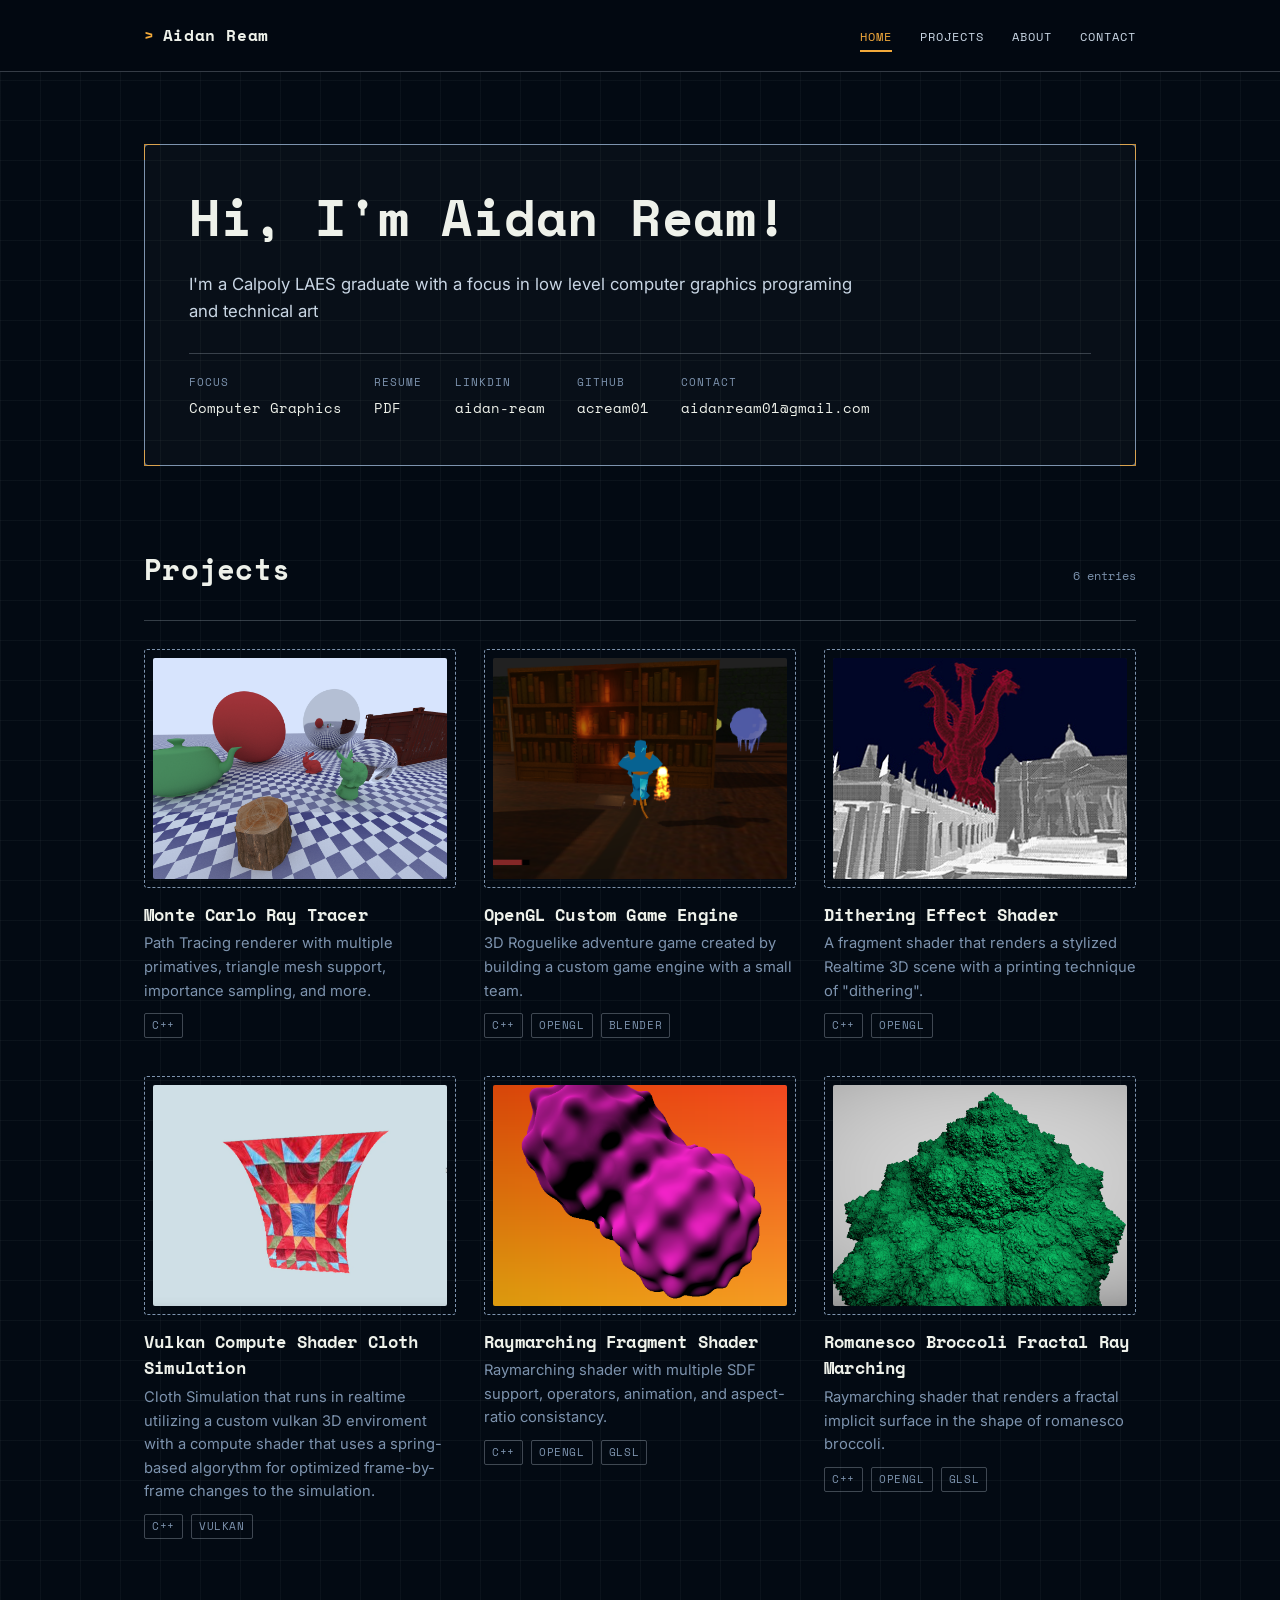
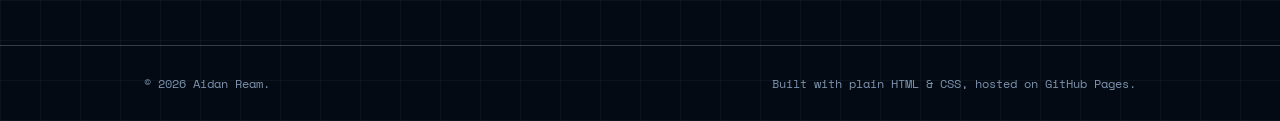
<file: index.html>
<!DOCTYPE html>
<html lang="en">
<head>
  <meta charset="UTF-8">
  <meta name="viewport" content="width=device-width, initial-scale=1.0">
  <title>Aidan Ream - CG Portfolio</title>
  <meta name="description" content="Computer Graphics Programming Project Portfolio.">

  <link rel="preconnect" href="https://fonts.googleapis.com">
  <link rel="preconnect" href="https://fonts.gstatic.com" crossorigin>
  <link href="https://fonts.googleapis.com/css2?family=Space+Mono:wght@400;700&family=Inter:wght@400;500&display=swap" rel="stylesheet">

  <link rel="icon" type="image/x-icon" href="assets/images/favicon.png">

  <link rel="stylesheet" href="css/style.css">
</head>
<body>

  <!-- ============ NAV ============ -->
  <nav class="site-nav">
    <div class="wrap">
      <a href="index.html" class="brand"><span class="brand-mark">&gt;</span> Aidan Ream</a>
      <button class="nav-toggle" aria-label="Toggle menu" aria-expanded="false">MENU</button>
      <ul class="nav-links">
        <li><a href="index.html" aria-current="page">Home</a></li>
        <li><a href="index.html#projects">Projects</a></li>
        <li><a href="about.html">About</a></li>
        <li><a href="contact.html">Contact</a></li>
      </ul>
    </div>
  </nav>

  <!-- ============ HERO / INTRO ============ -->
  <header class="hero">
    <div class="wrap">
      <div class="title-block">
        <span class="hero-corner-a"></span>
        <span class="hero-corner-b"></span>
        <!-- <span class="eyebrow">Projects</span> -->
        <h1>Hi, I'm Aidan Ream!</h1>
        <p class="intro-text">
          I'm a Calpoly LAES graduate with a focus in low level computer graphics programing and technical art
        </p>

        <div class="title-block-meta">
          <div class="meta-item">
            <span class="label">Focus</span>
            <span class="value">Computer Graphics</span>
          </div>
          <div class="meta-item">
            <span class="label">Resume</span>
            <span class="value"><a href="assets/GraphicsProgrammerResume.pdf" target="_blank" rel="noopener">PDF</a></span></span>
          </div>
          <div class="meta-item">
            <span class="label">LinkdIn</span>
            <span class="value"><a href="https://linkedin.com/in/aidan-ream" target="_blank" rel="noopener">aidan-ream</a></span></span>
          </div>
          <div class="meta-item">
            <span class="label">GitHub</span>
            <span class="value"><a href="https://github.com/acream01" target="_blank" rel="noopener">acream01</a></span>
          </div>
          <div class="meta-item">
            <span class="label">Contact</span>
            <span class="value"><a href="mailto:aidanream01@gmail.com">aidanream01@gmail.com</a></span>
          </div>          
        </div>
      </div>
    </div>
  </header>

  <!-- ============ PROJECTS GRID ============ -->
  <main class="projects" id="projects">
    <div class="wrap">
      <div class="section-heading">
        <h2>Projects</h2>
        <span class="count">6 entries</span>
      </div>

      <div class="project-grid">

        <a class="project-card" href="projects/ray-tracer.html">
          <div class="thumb-frame">
            <div class="thumb-img-wrap">
              <img src="assets/images/Raytracer/ExampleScene12.png" alt="Ray Tracing Example">
            </div>
          </div>
          <h3>Monte Carlo Ray Tracer</h3>
          <p>Path Tracing renderer with multiple primatives, 
            triangle mesh support, importance sampling, and more.</p>
          <div class="tag-row">
            <span class="tag">C++</span>
          </div>
        </a>

        <a class="project-card" href="projects/catwizard-library.html">
          <div class="thumb-frame">
            <div class="thumb-img-wrap">
              <img src="assets/images/CatLibrary/PowerUp.png" alt="CatLibrary Example">
            </div>
          </div>
          <h3>OpenGL Custom Game Engine</h3>
          <p>3D Roguelike adventure game created by building a custom game engine
             with a small team.</p>
          <div class="tag-row">
            <span class="tag">C++</span>
            <span class="tag">OpenGL</span>
            <span class="tag">Blender</span>
          </div>
        </a>

        <a class="project-card" href="projects/dithering-shader.html">
          <div class="thumb-frame">
            <div class="thumb-img-wrap">
              <img src="assets/images/Dithering Shader/thumb.jpg" alt="Dithering Shader Example">
            </div>
          </div>
          <h3>Dithering Effect Shader</h3>
          <p>A fragment shader that renders a stylized Realtime 3D scene with a printing technique
             of "dithering".
          </p>
          <div class="tag-row">
            <span class="tag">C++</span>
            <span class="tag">OpenGL</span>
          </div>
        </a>

        <a class="project-card" href="projects/vulkan-cloth-sim.html">
          <div class="thumb-frame">
            <div class="thumb-img-wrap">
              <img src="assets/images/Cloth Sim/Clothsim.png" alt="Cloth Sim Example">
            </div>
          </div>
          <h3>Vulkan Compute Shader Cloth Simulation</h3>
          <p>Cloth Simulation that runs in realtime utilizing a custom vulkan 3D enviroment 
            with a compute shader that uses a spring-based algorythm for optimized 
            frame-by-frame changes to the simulation.
          </p>
          <div class="tag-row">
            <span class="tag">C++</span>
            <span class="tag">Vulkan</span>
          </div>
        </a>

        <a class="project-card" href="projects/ray-marcher.html">
          <div class="thumb-frame">
            <div class="thumb-img-wrap">
              <img src="assets/images/Raymarcher/Raymarcher_Thumbnail.png" alt="Raymarching Example">
            </div>
          </div>
          <h3>Raymarching Fragment Shader</h3>
          <p>Raymarching shader with multiple SDF support, operators, animation, and aspect-ratio consistancy. 
          </p>
          <div class="tag-row">
            <span class="tag">C++</span>
            <span class="tag">OpenGL</span>
            <span class="tag">GLSL</span>
          </div>
        </a>


        <a class="project-card" href="projects/romanesco-fractal-ray-marching.html">
          <div class="thumb-frame">
            <div class="thumb-img-wrap">
              <img src="assets/images/Romanesco Fractal Raymarcher/AmbientOcclusion&Diffuse.png" alt="Raymarching Example">
            </div>
          </div>
          <h3>Romanesco Broccoli Fractal Ray Marching</h3>
          <p>Raymarching shader that renders a fractal implicit surface in the shape of romanesco broccoli.  
          </p>
          <div class="tag-row">
            <span class="tag">C++</span>
            <span class="tag">OpenGL</span>
            <span class="tag">GLSL</span>
          </div>
        </a>

      </div>
    </div>
  </main>

  <!-- ============ FOOTER ============ -->
  <footer class="site-footer">
    <div class="wrap">
      <p>&copy; 2026 Aidan Ream.</p>
      <p>Built with plain HTML &amp; CSS, hosted on GitHub Pages.</p>
    </div>
  </footer>

  <script src="js/nav.js"></script>
</body>
</html>
</file>
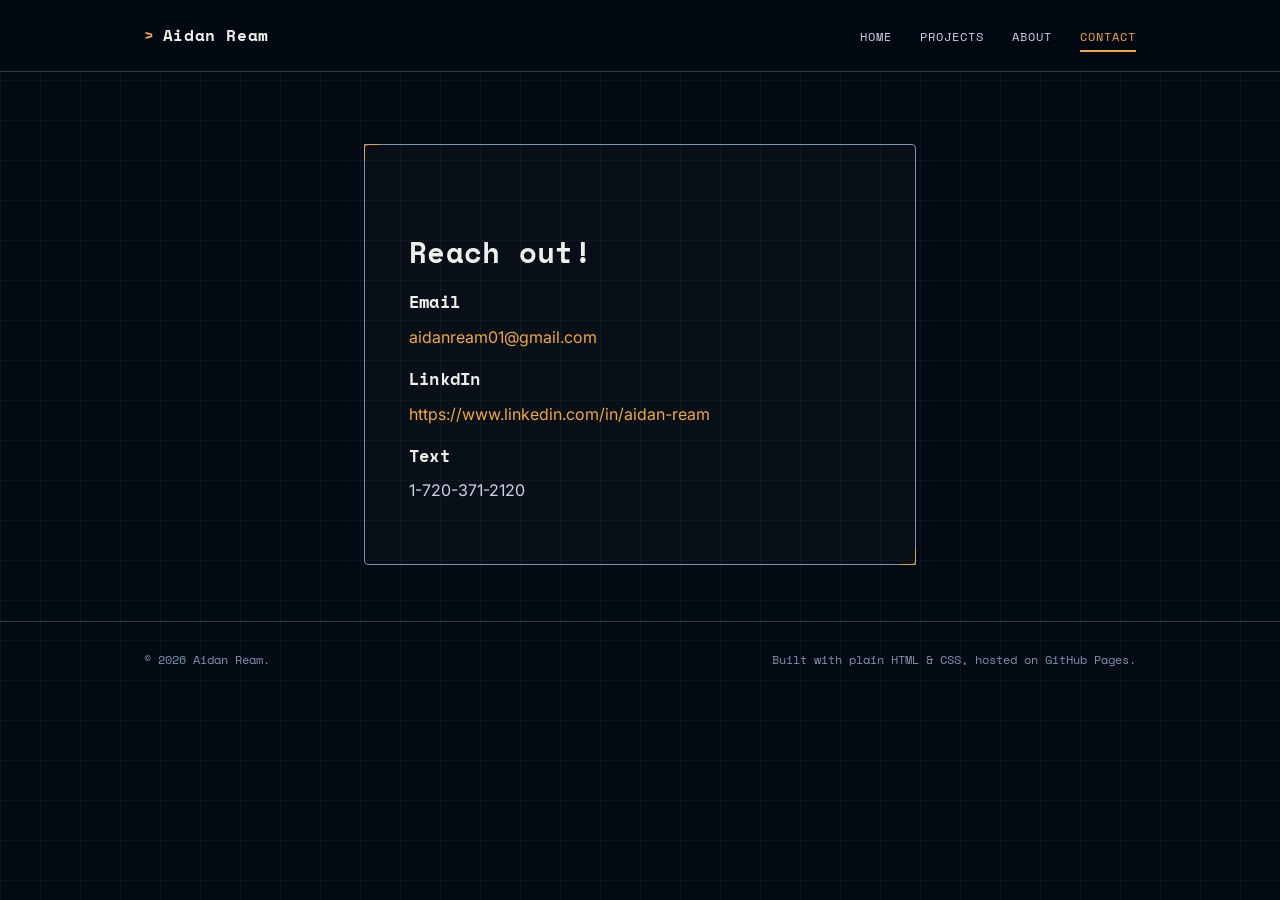
<file: contact.html>
<!DOCTYPE html>
<html lang="en">
<head>
  <meta charset="UTF-8">
  <meta name="viewport" content="width=device-width, initial-scale=1.0">
  <title>Aidan Ream - Contact</title>
  <meta name="description" content="Contact">

  <link rel="preconnect" href="https://fonts.googleapis.com">
  <link rel="preconnect" href="https://fonts.gstatic.com" crossorigin>
  <link href="https://fonts.googleapis.com/css2?family=Space+Mono:wght@400;700&family=Inter:wght@400;500&display=swap" rel="stylesheet">

  <link rel="icon" type="image/x-icon" href="assets/images/favicon.png">

  <link rel="stylesheet" href="/css/style.css">
</head>
<body>

    <!-- ============ NAV ============ -->
  <nav class="site-nav">
    <div class="wrap">
      <a href="index.html" class="brand"><span class="brand-mark">&gt;</span> Aidan Ream</a>
      <button class="nav-toggle" aria-label="Toggle menu" aria-expanded="false">MENU</button>
      <ul class="nav-links">
        <li><a href="index.html">Home</a></li>
        <li><a href="index.html#projects">Projects</a></li>
        <li><a href="about.html" >About</a></li>
        <li><a href="contact.html" aria-current="page">Contact</a></li>
      </ul>
    </div>
  </nav>

  <!-- ============ MEDIA + WRITE-UP ============ -->
  <main class="wrap project-body">
    <header class="hero">
       <div class="title-block">

         
         
         <!--
          <div class="media-block">
            <img src="/assets/images/AidanReamHeadshot.jpg" alt="Headshot">
          </div>
          --> 
          
          <h2>Reach out!</h2>
          
          <h3>Email</h3>
          <p>
            <a href="mailto:aidanream01@gmail.com">aidanream01@gmail.com</a>
          </p>
          <h3>LinkdIn</h3>
          <p>
            <a target="_blank" href="https://www.linkedin.com/in/aidan-ream">https://www.linkedin.com/in/aidan-ream</a>
          </p>
          <h3>Text</h3>
          <p>
            1-720-371-2120
          </p>
        </div>
      </header>
  </main>
  
  <!-- ============ FOOTER ============ -->
  <footer class="site-footer">
    <div class="wrap">
      <p>&copy; 2026 Aidan Ream.</p>
      <p>Built with plain HTML &amp; CSS, hosted on GitHub Pages.</p>
    </div>
  </footer>
  
  <script src="/js/nav.js"></script>
</body>
</html>
</file>
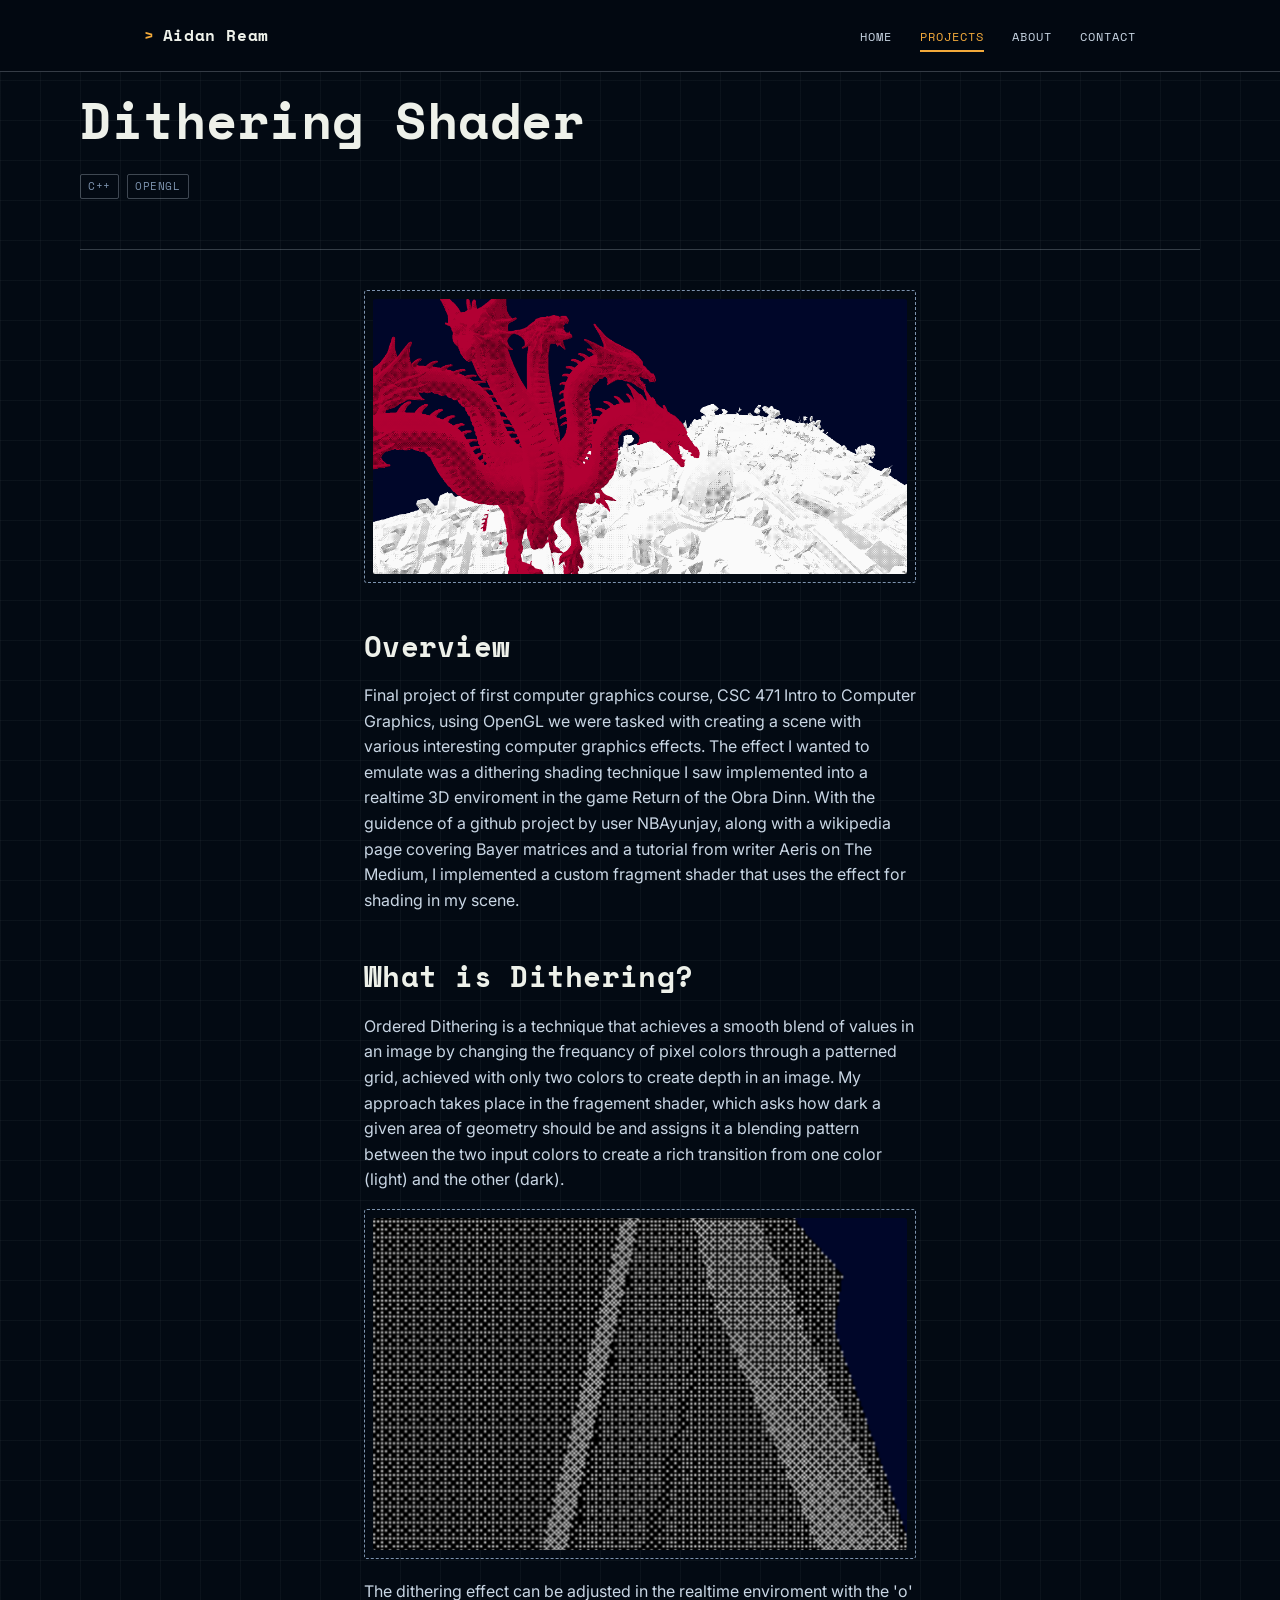
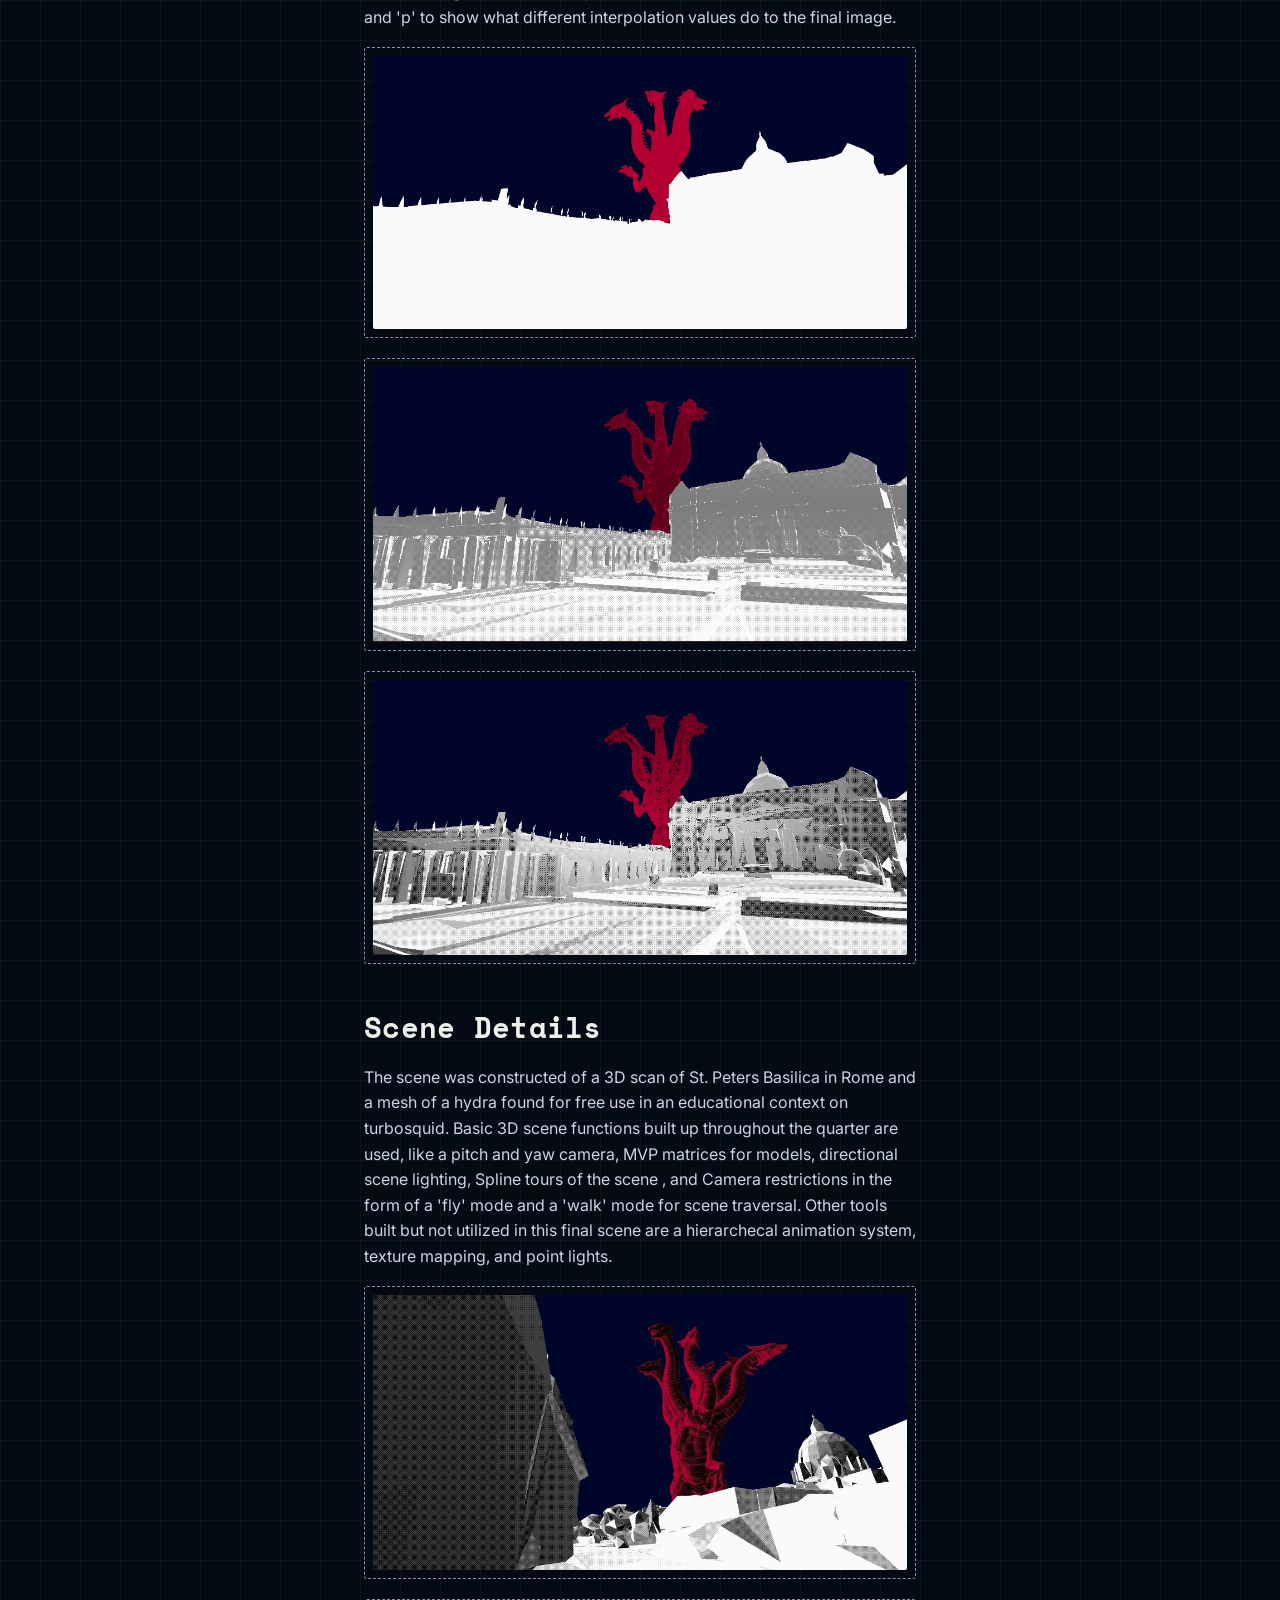
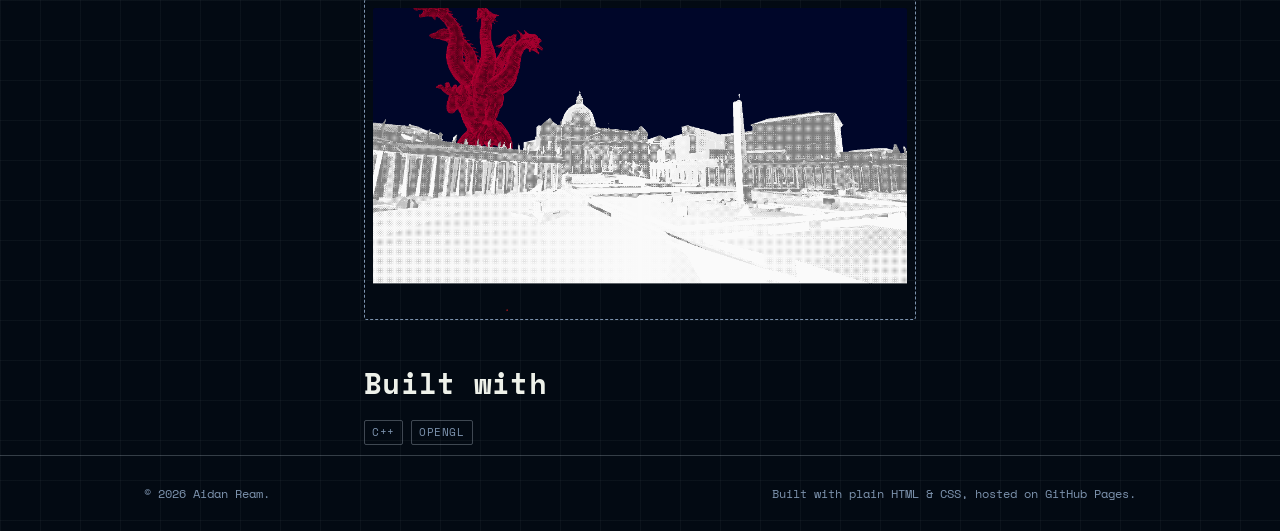
<file: projects/dithering-shader.html>
<!DOCTYPE html>
<html lang="en">
<head>
  <meta charset="UTF-8">
  <meta name="viewport" content="width=device-width, initial-scale=1.0">
  <title>Dithering Shader</title>
  <meta name="description" content="In-depth look at Project Three.">

  <link rel="preconnect" href="https://fonts.googleapis.com">
  <link rel="preconnect" href="https://fonts.gstatic.com" crossorigin>
  <link href="https://fonts.googleapis.com/css2?family=Space+Mono:wght@400;700&family=Inter:wght@400;500&display=swap" rel="stylesheet">

  <link rel="icon" type="image/x-icon" href="../assets/images/favicon.png">

  <link rel="stylesheet" href="../css/style.css">
</head>
<body>

  <!-- ============ NAV ============ -->
  <nav class="site-nav">
    <div class="wrap">
      <a href="../index.html" class="brand"><span class="brand-mark">&gt;</span> Aidan Ream</a>
      <button class="nav-toggle" aria-label="Toggle menu" aria-expanded="false">MENU</button>
      <ul class="nav-links">
        <li><a href="../index.html">Home</a></li>
        <li><a href="../index.html#projects"  aria-current="page">Projects</a></li>
        <li><a href="../about.html">About</a></li>
        <li><a href="../contact.html">Contact</a></li>
      </ul>
    </div>
  </nav>

  <!-- ============ PROJECT HEADER / TITLE BLOCK ============ -->
  <header class="wrap project-header">
    <h1>Dithering Shader</h1>
      <div class="tag-row">
            <span class="tag">C++</span>
            <span class="tag">OpenGL</span>
      </div>
    
  </header>

  <!-- ============ MEDIA + WRITE-UP ============ -->
  <main class="wrap project-body">


    <div class="media-block">
        <img src="../assets/images/Dithering Shader/SkyView.png" alt="Sky View">
      </div>

    <h2>Overview</h2>
    <p>
      Final project of first computer graphics course, CSC 471 Intro to Computer Graphics, using OpenGL we were tasked
      with creating a scene with various interesting computer graphics effects. The effect I wanted to emulate was a 
      dithering shading technique I saw implemented into a realtime 3D enviroment in the game Return of the Obra Dinn.
      With the guidence of a github project by user NBAyunjay, along with a wikipedia page covering Bayer matrices and
      a tutorial from writer Aeris on The Medium, I implemented a custom fragment shader that uses the effect for shading
      in my scene.
    </p>

    <h2>What is Dithering?</h2>
    <p>
      Ordered Dithering is a technique that achieves a smooth blend of values in an image by changing the frequancy of
      pixel colors through a patterned grid, achieved with only two colors to create depth in an image. My approach takes
      place in the fragement shader, which asks how dark a given area of geometry should be and assigns it a blending pattern
      between the two input colors to create a rich transition from one color (light) and the other (dark). 
    </p>    
      <div class="media-block">
        <img src="../assets/images/Dithering Shader/DitherZoom.png" alt="Detail shot">
      </div>
    <p>
     The dithering effect can be adjusted in the realtime enviroment with the 'o' and 'p' to show what different interpolation values do
     to the final image. 
    </p>
    <div class="media-block">
        <img src="../assets/images/Dithering Shader/WithoutDithering.png" alt="Example without dithering">
    </div>
    <div class="media-block">
        <img src="../assets/images/Dithering Shader/WithDithering2.png" alt="Example with moderate dithering">
    </div>
    <div class="media-block">
        <img src="../assets/images/Dithering Shader/With Dithering.png" alt="Example with exessive dithering">
    </div>
    <h2>Scene Details</h2>
    <p>
      The scene was constructed of a 3D scan of St. Peters Basilica in Rome and a mesh of a hydra found for free use
      in an educational context on turbosquid. Basic 3D scene functions built up throughout the quarter are used, like
      a pitch and yaw camera, MVP matrices for models, directional scene lighting, Spline tours of the scene , and 
      Camera restrictions in the form of a 'fly' mode and a 'walk' mode for scene traversal. Other tools built but not
       utilized in this final scene are a hierarchecal animation system, texture mapping, and point lights. 
    </p>
    <div class="media-block">
        <img src="../assets/images/Dithering Shader/DitherHydra.jpg" alt="Example with moderate dithering">
    </div>
    <div class="media-block">
        <img src="../assets/images/Dithering Shader/SanPietro.png" alt="Example With Camera Rotated">
    </div>

     <section class="tech-stack">
  <h2>Built with</h2>
  <div class="tag-row">
    <span class="tag">C++</span>
    <span class="tag">OpenGL</span>
  </div>
</section>

  </main>

  <!-- ============ FOOTER ============ -->
  <footer class="site-footer">
    <div class="wrap">
      <p>&copy; 2026 Aidan Ream.</p>
      <p>Built with plain HTML &amp; CSS, hosted on GitHub Pages.</p>
    </div>
  </footer>

  <script src="../js/nav.js"></script>
</body>
</html>
</file>
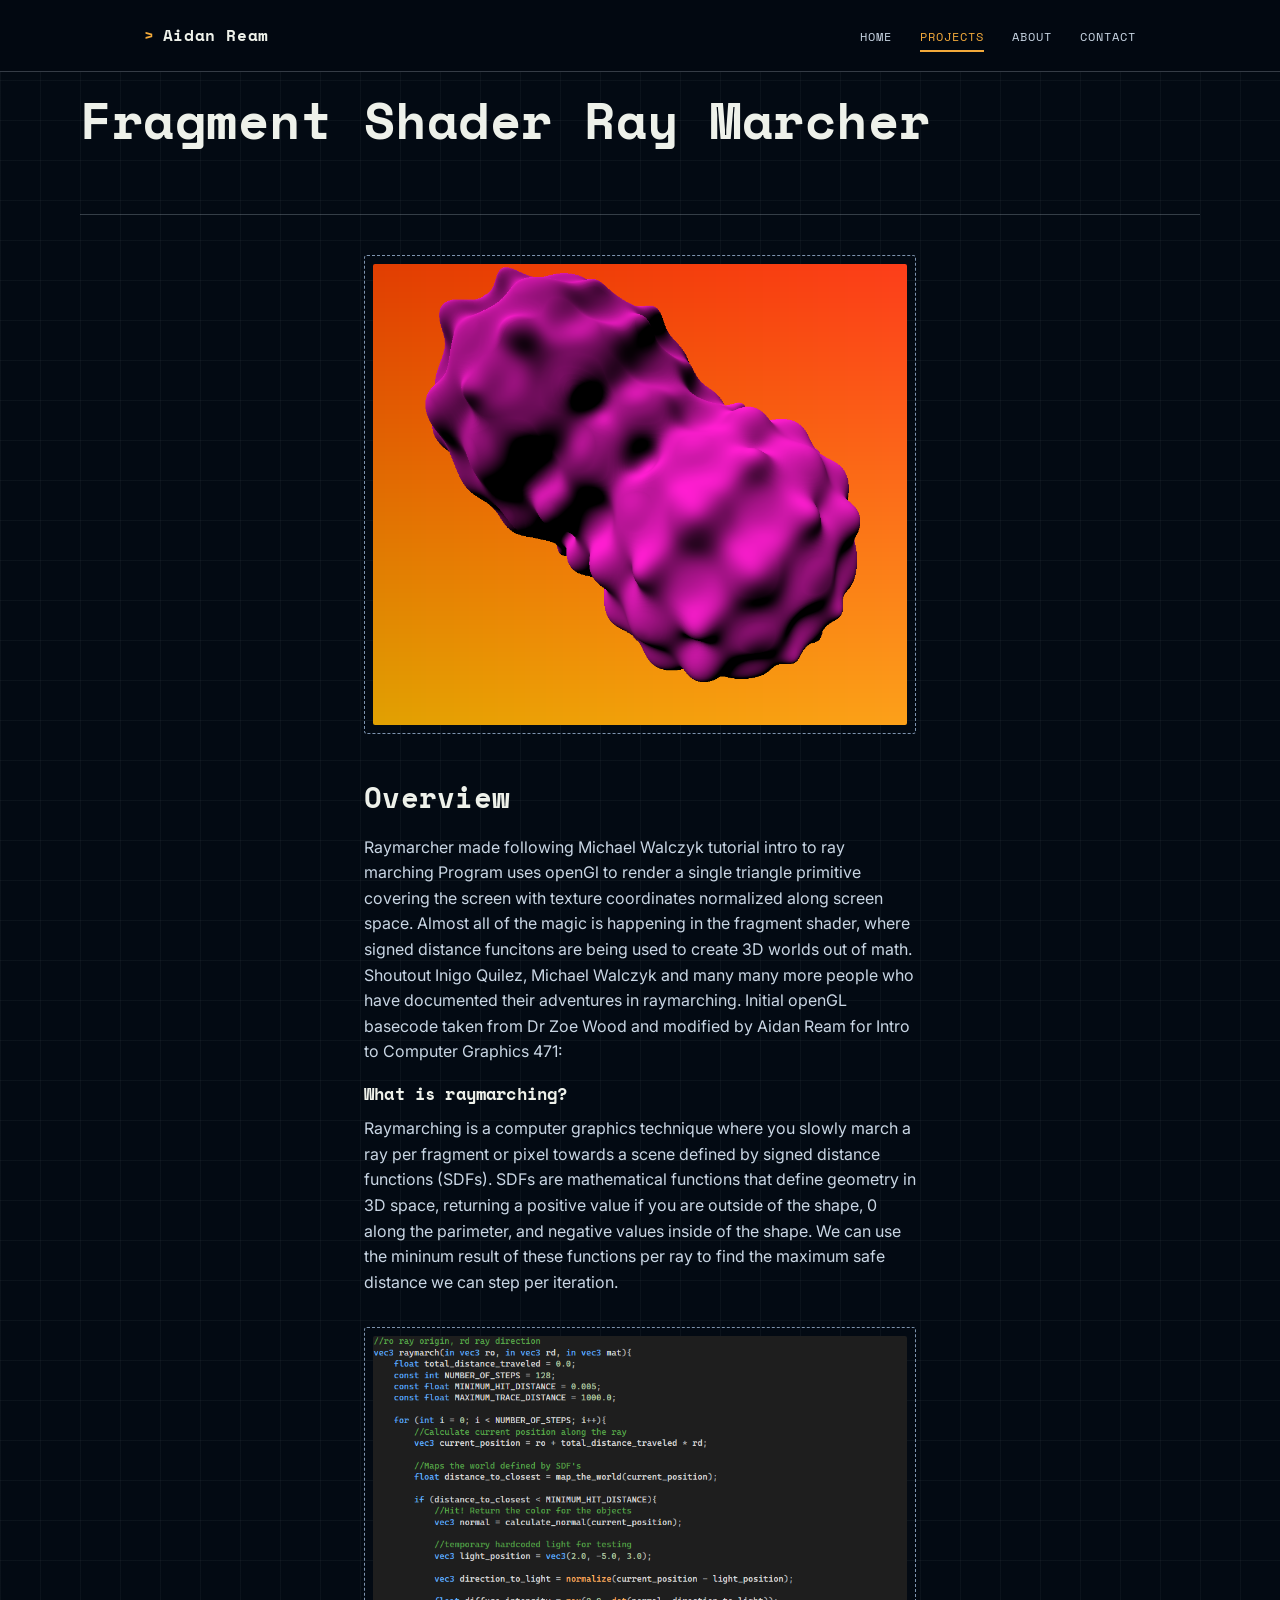
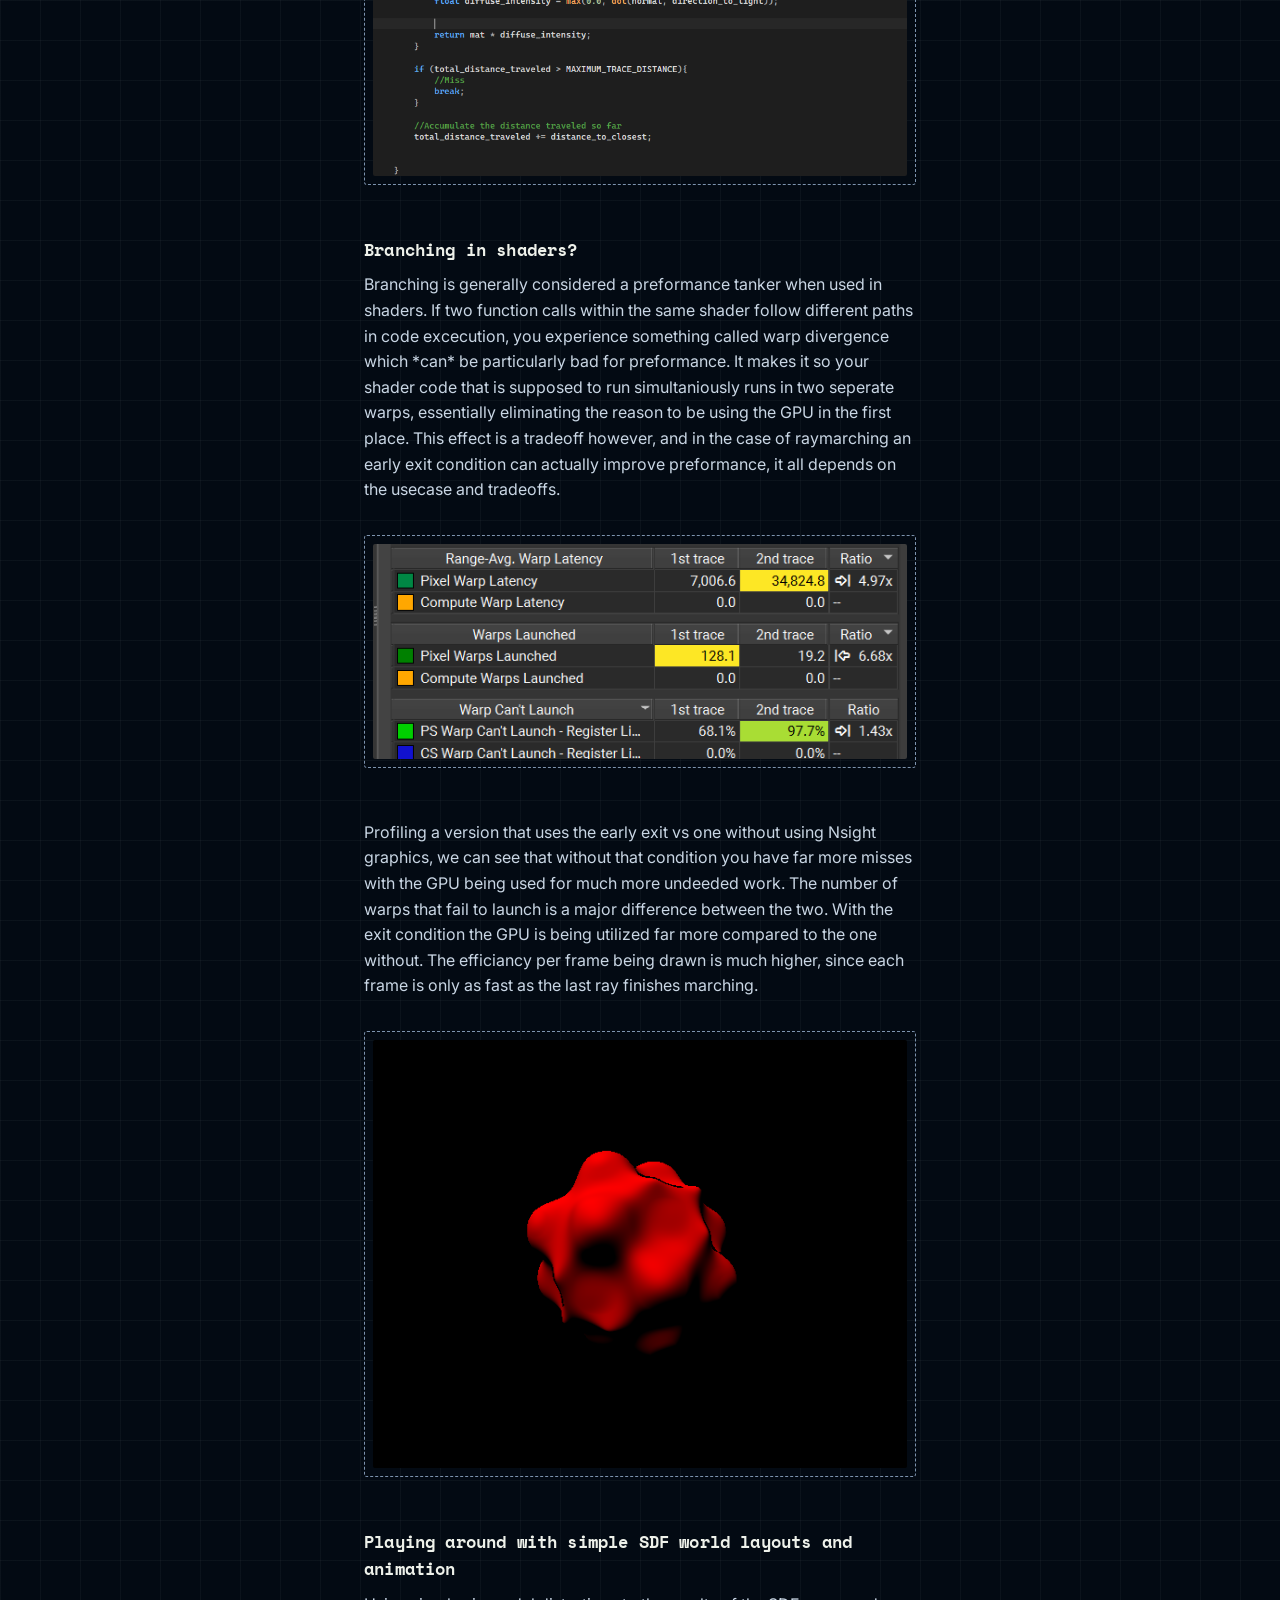
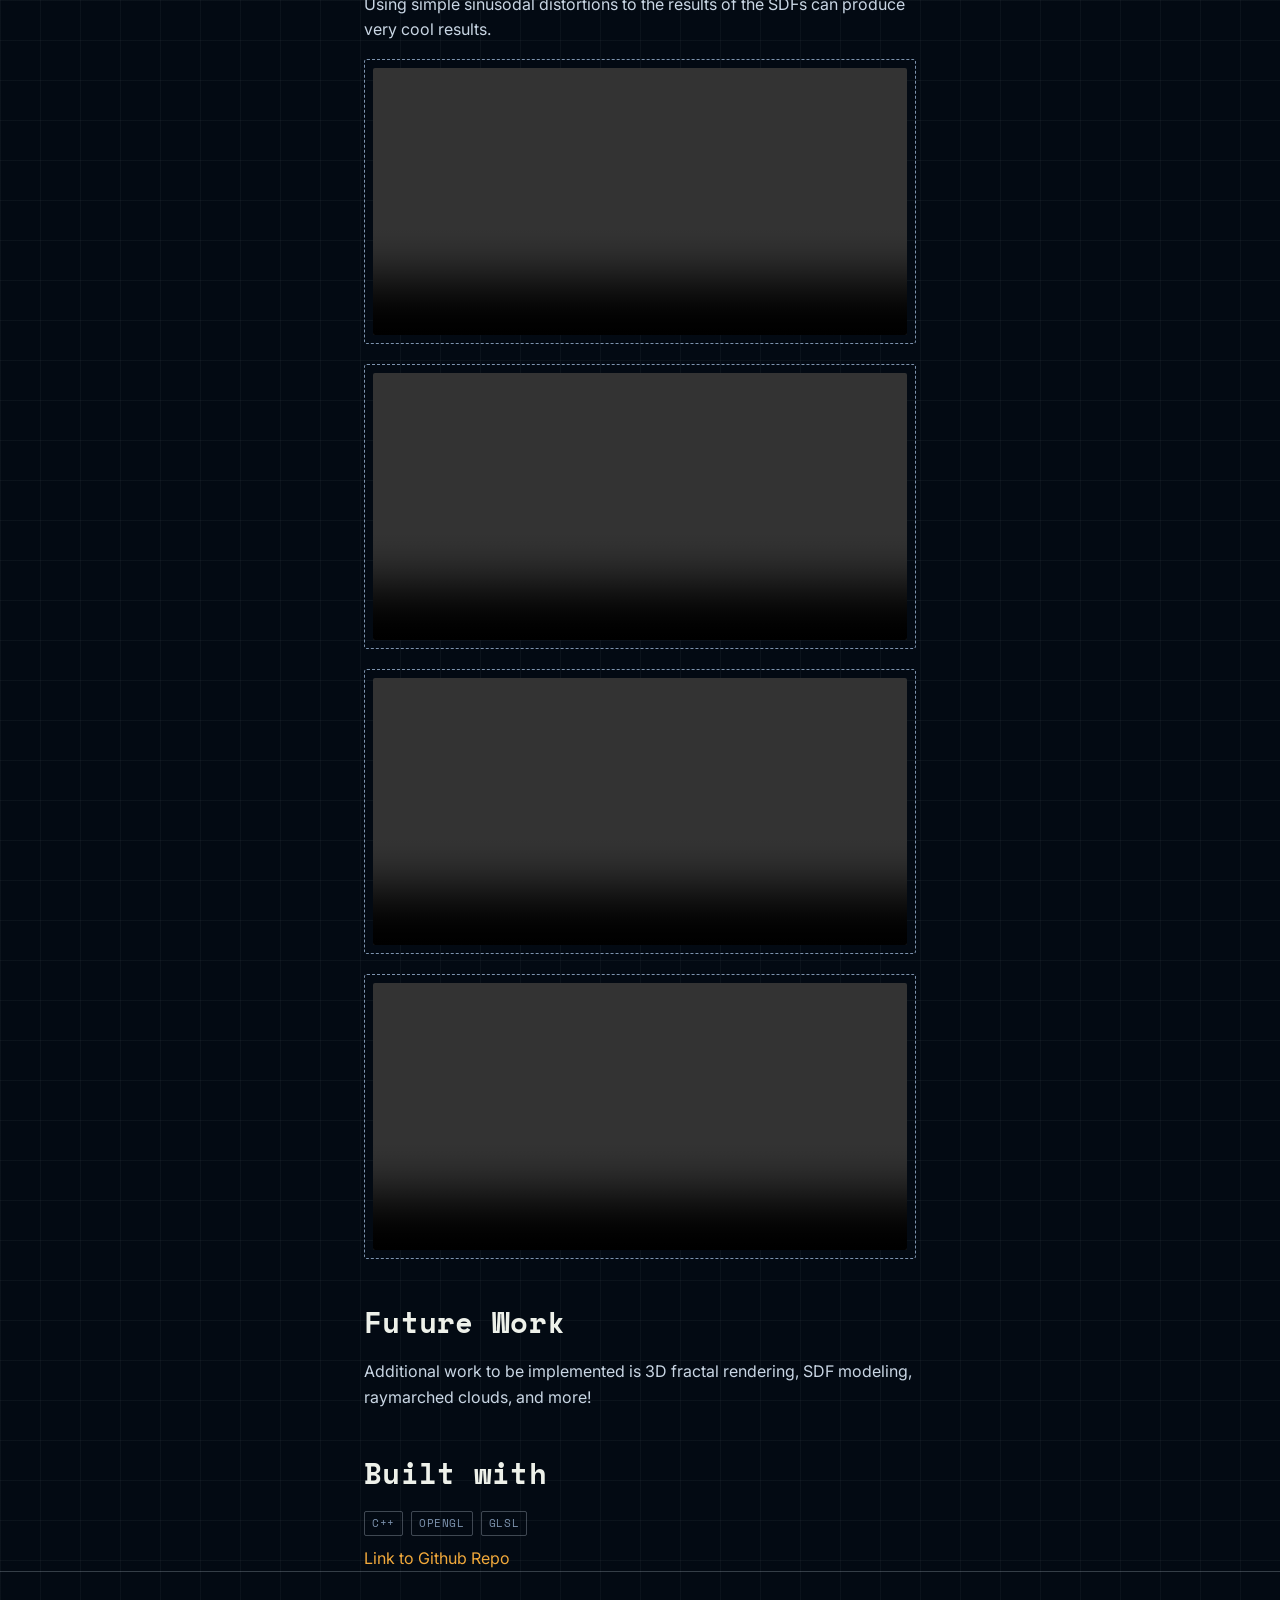
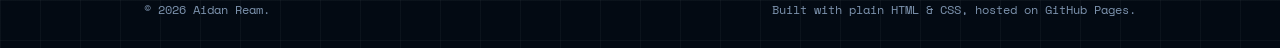
<file: projects/ray-marcher.html>
<!DOCTYPE html>
<html lang="en">
<head>
  <meta charset="UTF-8">
  <meta name="viewport" content="width=device-width, initial-scale=1.0">
  <title>Fragment Shader Ray Marcher</title>
  <meta name="description" content="In-depth look at Project One.">

  <link rel="preconnect" href="https://fonts.googleapis.com">
  <link rel="preconnect" href="https://fonts.gstatic.com" crossorigin>
  <link href="https://fonts.googleapis.com/css2?family=Space+Mono:wght@400;700&family=Inter:wght@400;500&display=swap" rel="stylesheet">

  <link rel="icon" type="image/x-icon" href="../assets/images/favicon.png">

  <link rel="stylesheet" href="../css/style.css">
</head>
<body>

 <!-- ============ NAV ============ -->
  <nav class="site-nav">
    <div class="wrap">
      <a href="../index.html" class="brand"><span class="brand-mark">&gt;</span> Aidan Ream</a>
      <button class="nav-toggle" aria-label="Toggle menu" aria-expanded="false">MENU</button>
      <ul class="nav-links">
        <li><a href="../index.html">Home</a></li>
        <li><a href="../index.html#projects"  aria-current="page">Projects</a></li>
        <li><a href="../about.html">About</a></li>
        <li><a href="../contact.html">Contact</a></li>
      </ul>
    </div>
  </nav>

  <!-- ============ PROJECT HEADER / TITLE BLOCK ============ -->
  <header class="wrap project-header">
    <h1>Fragment Shader Ray Marcher</h1>
  </header>

  <!-- ============ MEDIA + WRITE-UP ============ -->
  <main class="wrap project-body">
    <div class="media-block">
      <img src="../assets/images/Raymarcher/Raymarcher_Thumbnail.png" alt="Ray Marching Example Image">
    </div>

    <h2>Overview</h2>
    <p>
      Raymarcher made following Michael Walczyk tutorial intro to ray marching
 
    Program uses openGl to render a single triangle primitive covering the screen with texture coordinates normalized along screen space.
    Almost all of the magic is happening in the fragment shader, where signed distance funcitons are being used to create 3D worlds out of math.
    Shoutout Inigo Quilez, Michael Walczyk and many many more people who have documented their adventures in raymarching.

    Initial openGL basecode taken from Dr Zoe Wood and modified by Aidan Ream for Intro to Computer Graphics 471:
    </p>
      <h3>
        What is raymarching?
      </h3>
      <p>
        Raymarching is a computer graphics technique where you slowly march a ray per fragment or pixel
        towards a scene defined by signed distance functions (SDFs). SDFs are mathematical functions that
        define geometry in 3D space, returning a positive value if you are outside of the shape, 0 along
        the parimeter, and negative values inside of the shape. We can use the mininum result of these functions
        per ray to find the maximum safe distance we can step per iteration.
      </p>

      <div class="media-grid">
        <div class="media-block">
          <img src="../assets/images/Raymarcher/Raymarch_function.png" alt="Raymarching Function">
        </div>
      </div>

      <h3>
        Branching in shaders?
      </h3>
      <p>
        Branching is generally considered a preformance tanker when used in shaders. If two
        function calls within the same shader follow different paths in code excecution, you
        experience something called warp divergence which *can* be particularly bad for preformance.
        It makes it so your shader code that is supposed to run simultaniously runs in two seperate warps,
        essentially eliminating the reason to be using the GPU in the first place. This effect is a tradeoff 
        however, and in the case of raymarching an early exit condition can actually improve preformance, it
        all depends on the usecase and tradeoffs. 
      </p>

      <div class="media-grid">
        <div class="media-block">
          <img src="../assets/images/Raymarcher/PixelWarpInfo.png" alt="Nsight Graphics profiling result">
        </div>
      </div>
      <p>
        Profiling a version that uses the early exit vs one without using Nsight graphics, we can see that without
        that condition you have far more misses with the GPU being used for much more undeeded work. The number
        of warps that fail to launch is a major difference between the two. With the exit condition the
        GPU is being utilized far more compared to the one without. The efficiancy per frame being drawn is much higher,
         since each frame is only as fast as the last ray finishes marching.  
      </p>

      <div class="media-grid">
        <div class="media-block">
          <img src="../assets/images/Raymarcher/edge_artifact.png" alt="Edge Artifact">
        </div>
      </div>
       
      <h3>
        Playing around with simple SDF world layouts and animation 
      </h3>
      <p>
        Using simple sinusodal distortions to the results of the SDFs can produce very cool results.
      </p>

      <div class="media-block">
        <video controls >
          <source src="../assets/images/Raymarcher/Example1.mp4" type="video/mp4">
          Your browser doesn't support embedded video.
        </video>
      </div>
      <div class="media-block">
        <video controls >
          <source src="../assets/images/Raymarcher/Example2.mp4" type="video/mp4">
          Your browser doesn't support embedded video.
        </video>
      </div>
      <div class="media-block">
        <video controls >
          <source src="../assets/images/Raymarcher/Example3.mp4" type="video/mp4">
          Your browser doesn't support embedded video.
        </video>
      </div>
      <div class="media-block">
        <video controls >
          <source src="../assets/images/Raymarcher/Boxes.mp4" type="video/mp4">
          Your browser doesn't support embedded video.
        </video>
      </div>

        
    <h2>Future Work</h2>
    <p>
      Additional work to be implemented is 3D fractal rendering, SDF modeling, raymarched clouds, and more!

    <section class="tech-stack">
  <h2>Built with</h2>
  <div class="tag-row">
    <span class="tag">C++</span>
    <span class="tag">OpenGL</span>
    <span class="tag">GLSL</span>
  </div>
    <a class="repo-link" href="https://github.com/acream01/Raymarcher" target="_blank" rel="noopener">
      Link to Github Repo
    </a>
</section>

  </main>

  <!-- ============ FOOTER ============ -->
  <footer class="site-footer">
    <div class="wrap">
      <p>&copy; 2026 Aidan Ream.</p>
      <p>Built with plain HTML &amp; CSS, hosted on GitHub Pages.</p>
    </div>
  </footer>

  <script src="../js/nav.js"></script>
</body>
</html>
</file>
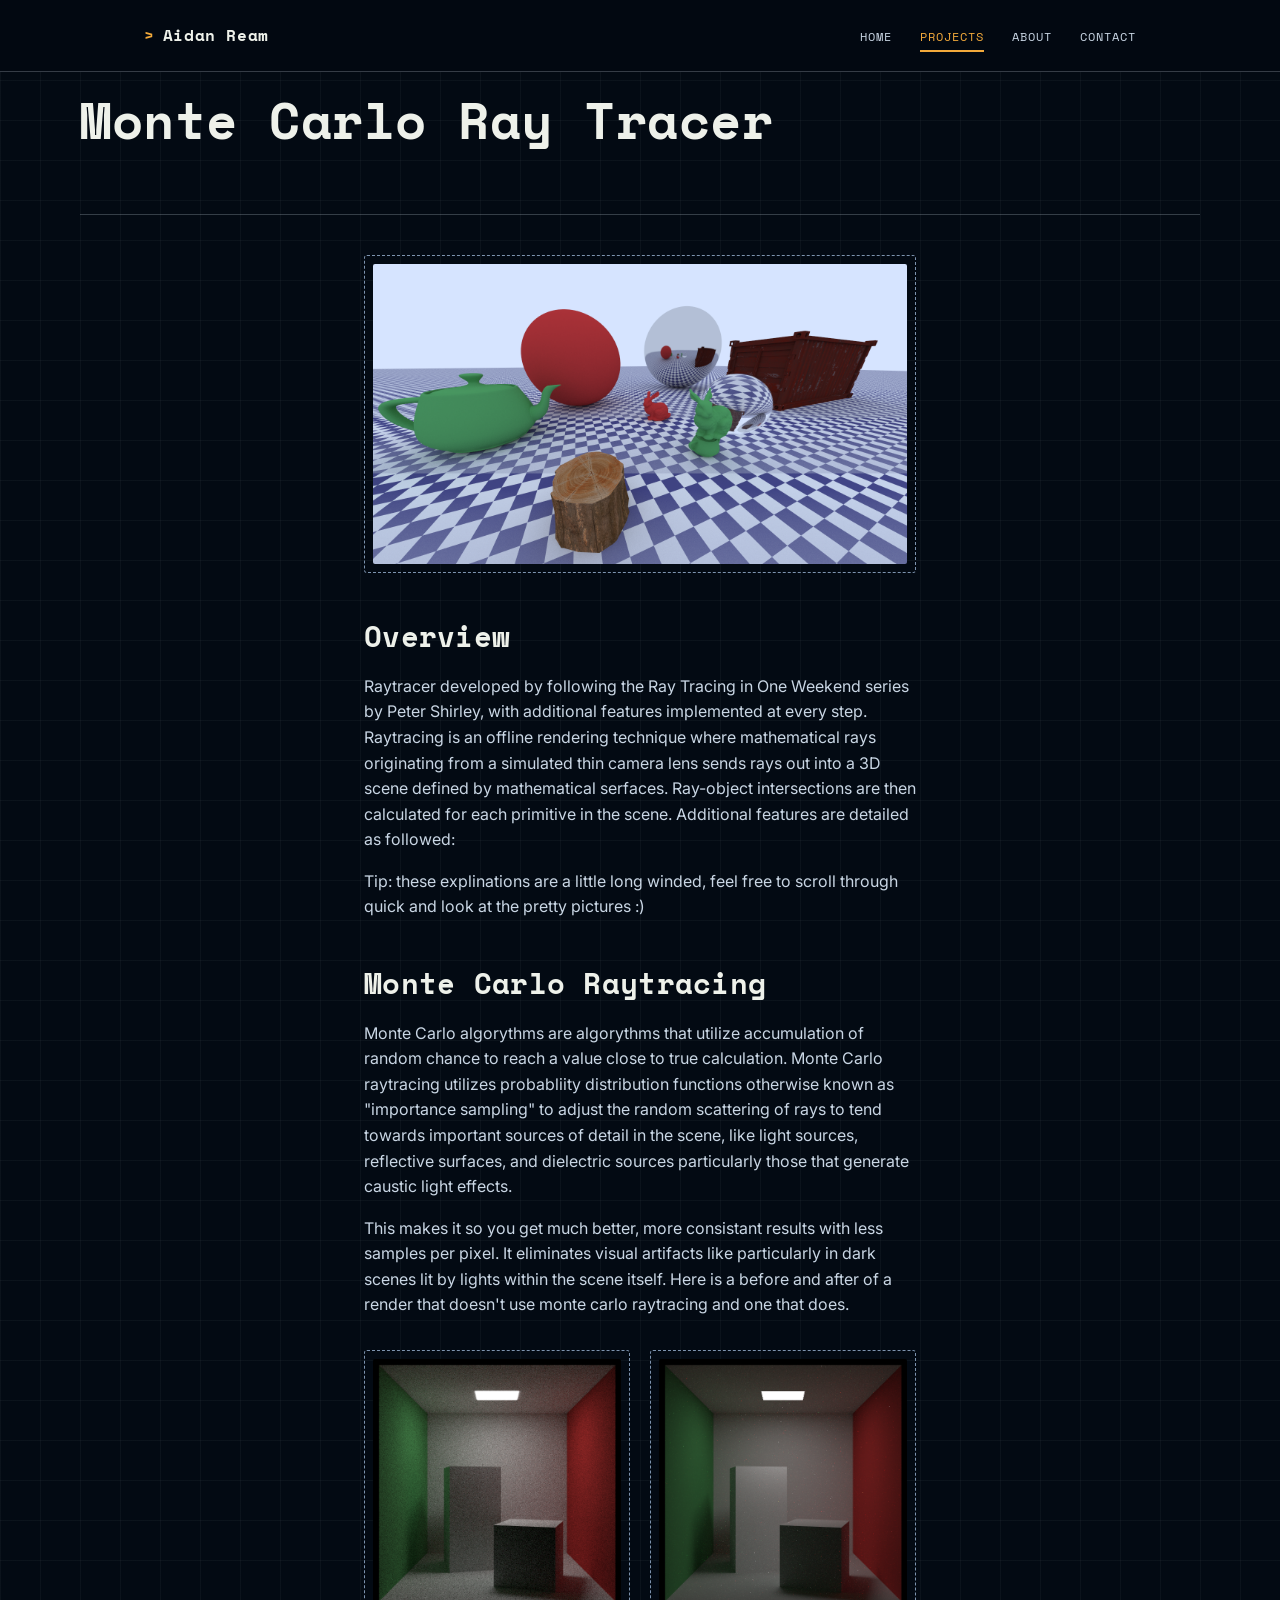
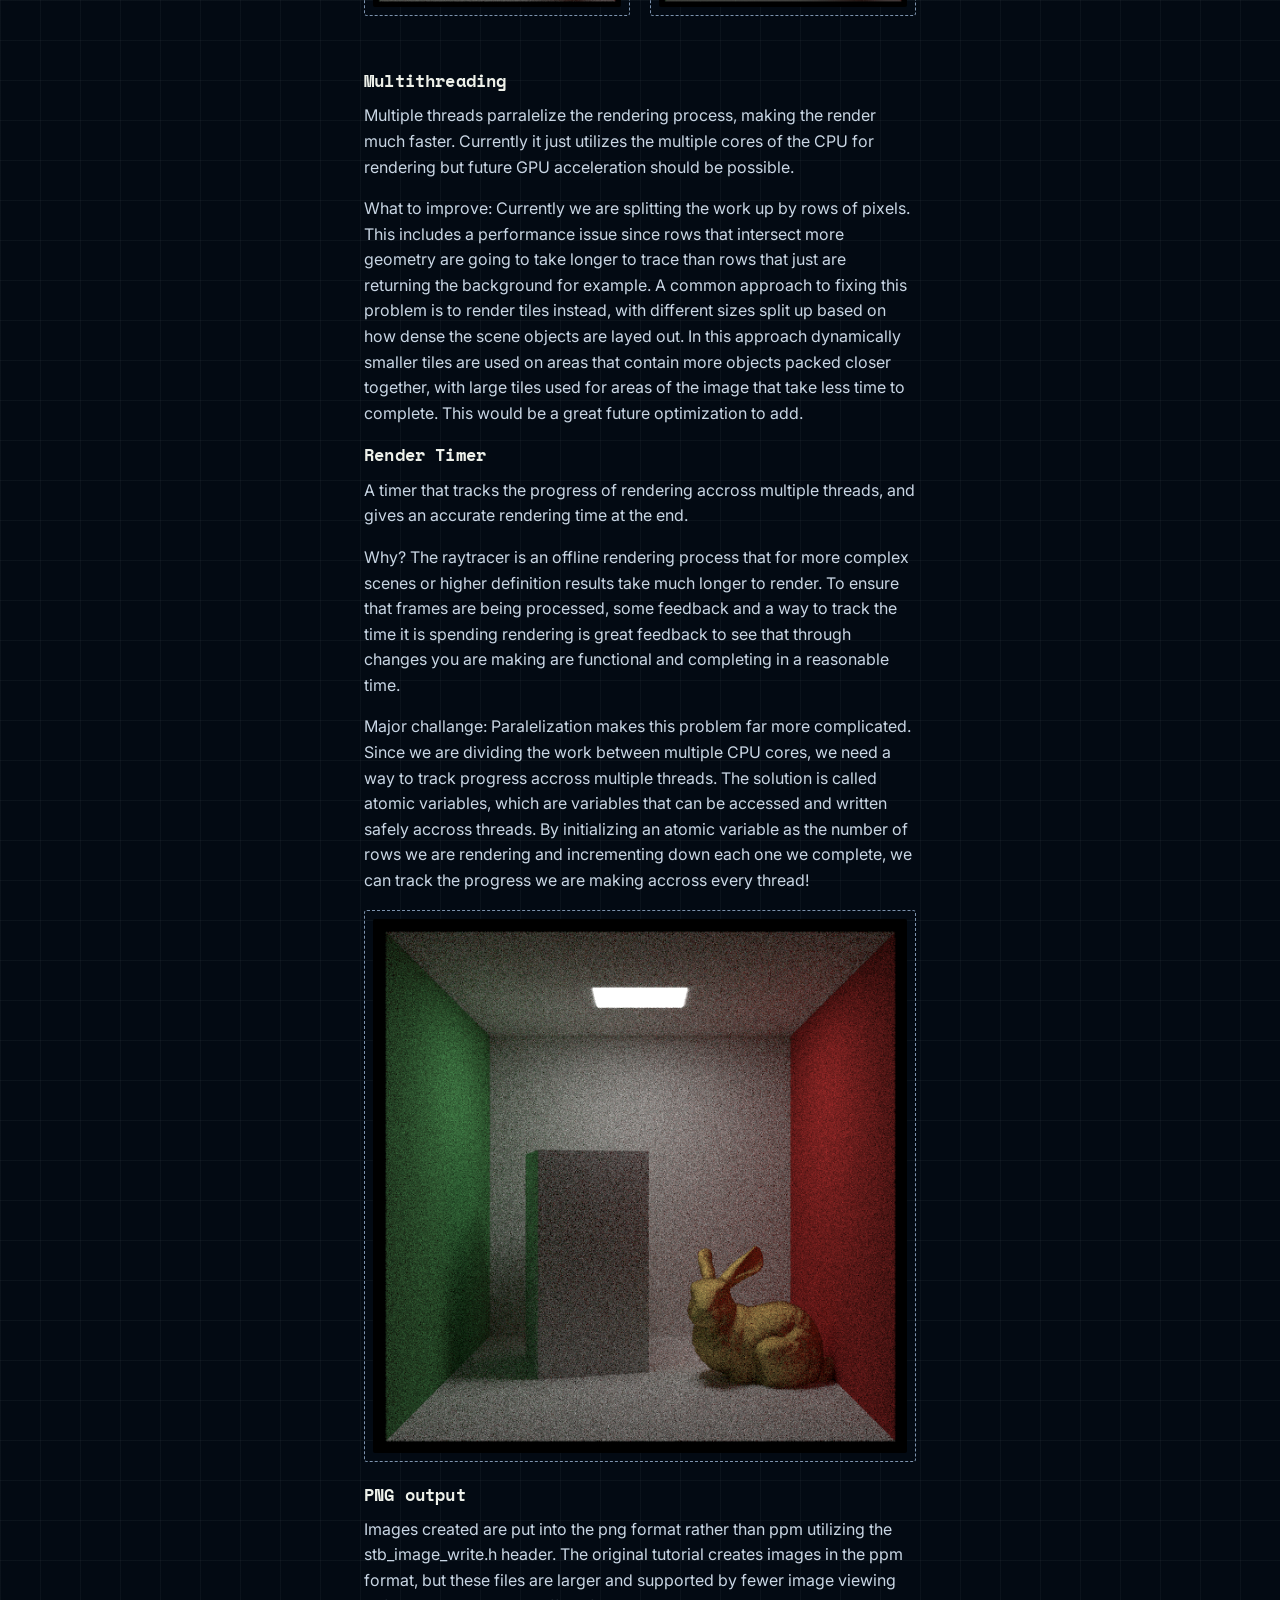
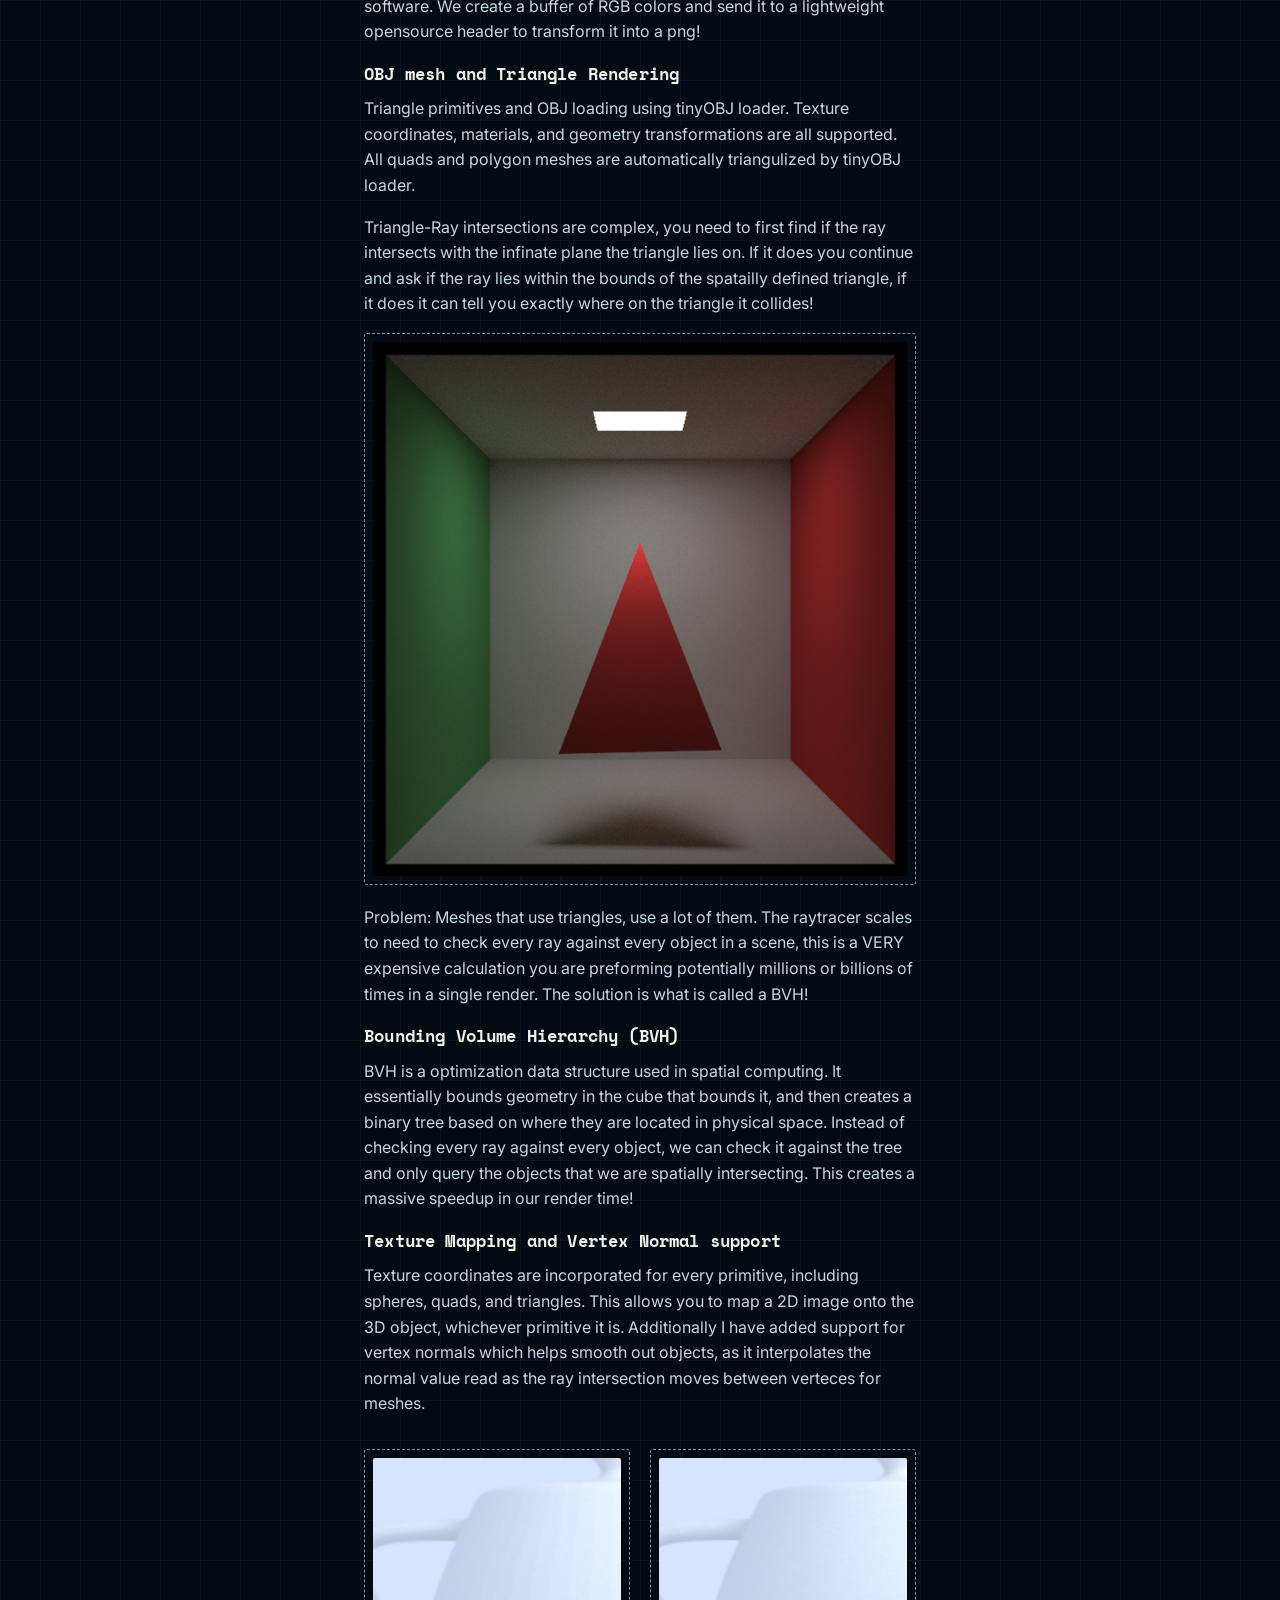
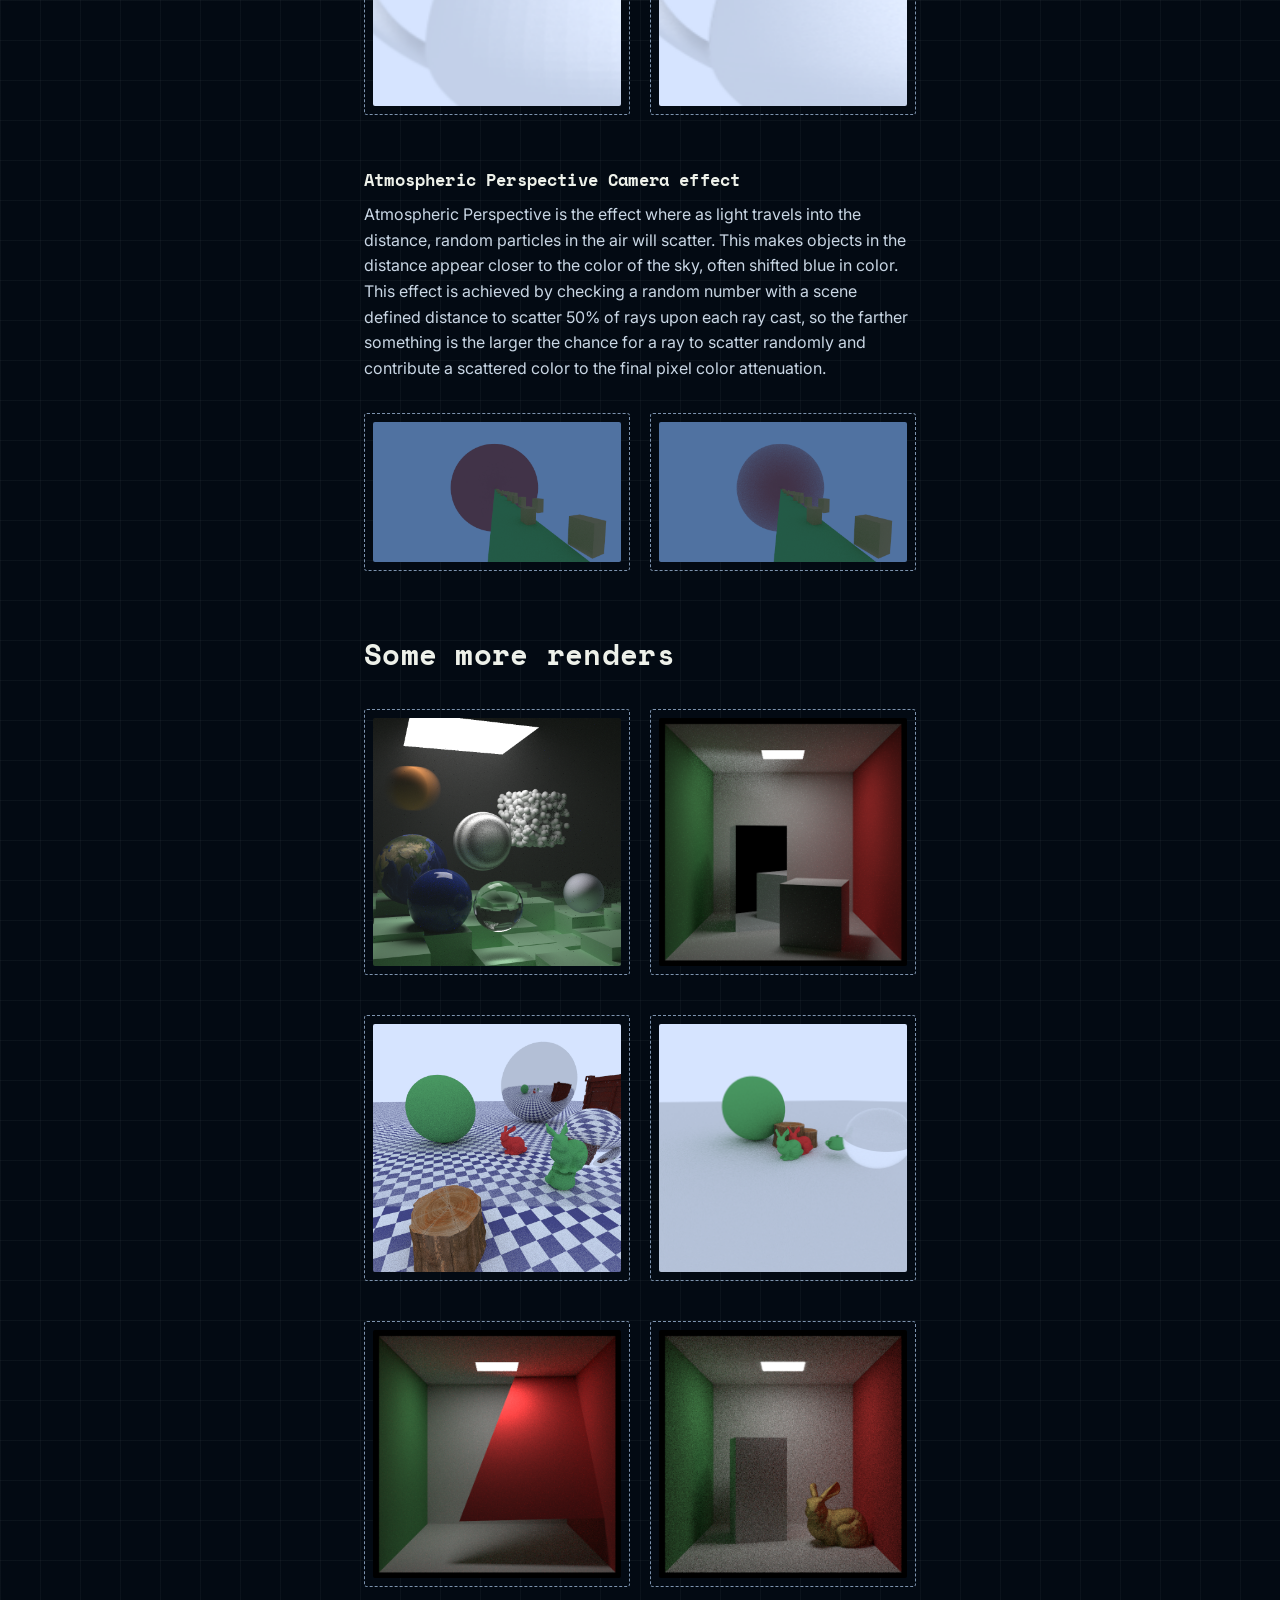
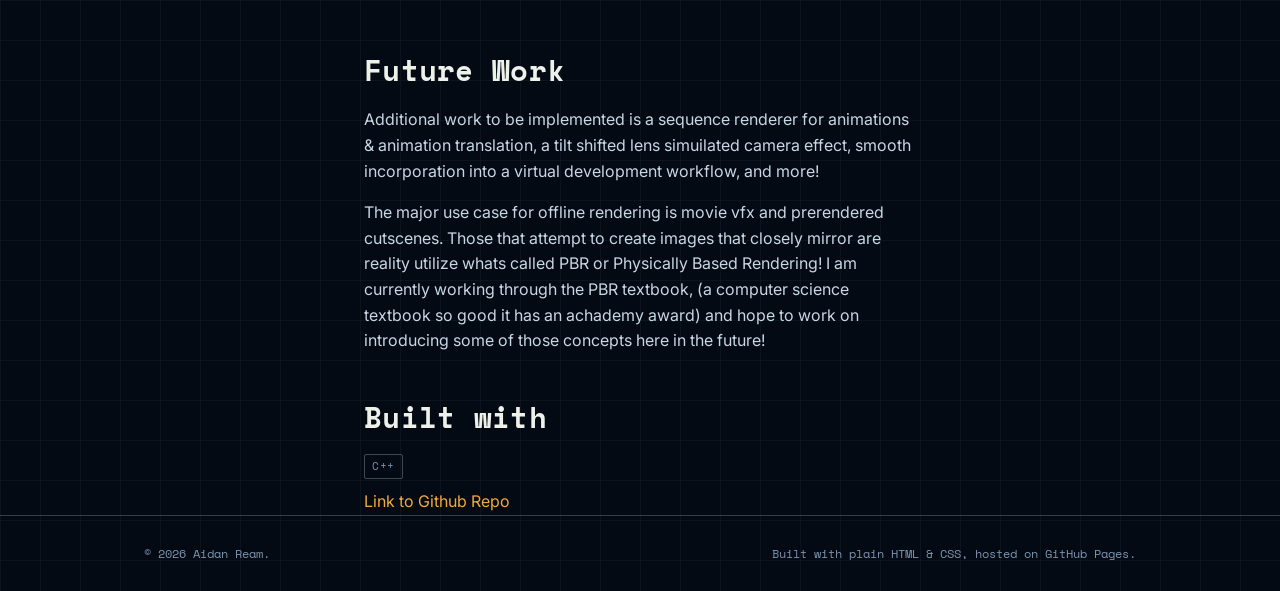
<file: projects/ray-tracer.html>
<!DOCTYPE html>
<html lang="en">
<head>
  <meta charset="UTF-8">
  <meta name="viewport" content="width=device-width, initial-scale=1.0">
  <title>Monte Carlo Ray Tracer</title>
  <meta name="description" content="In-depth look at Project One.">

  <link rel="preconnect" href="https://fonts.googleapis.com">
  <link rel="preconnect" href="https://fonts.gstatic.com" crossorigin>
  <link href="https://fonts.googleapis.com/css2?family=Space+Mono:wght@400;700&family=Inter:wght@400;500&display=swap" rel="stylesheet">

  <link rel="icon" type="image/x-icon" href="../assets/images/favicon.png">

  <link rel="stylesheet" href="../css/style.css">
</head>
<body>

 <!-- ============ NAV ============ -->
  <nav class="site-nav">
    <div class="wrap">
      <a href="../index.html" class="brand"><span class="brand-mark">&gt;</span> Aidan Ream</a>
      <button class="nav-toggle" aria-label="Toggle menu" aria-expanded="false">MENU</button>
      <ul class="nav-links">
        <li><a href="../index.html">Home</a></li>
        <li><a href="../index.html#projects"  aria-current="page">Projects</a></li>
        <li><a href="../about.html">About</a></li>
        <li><a href="../contact.html">Contact</a></li>
      </ul>
    </div>
  </nav>

  <!-- ============ PROJECT HEADER / TITLE BLOCK ============ -->
  <header class="wrap project-header">
    <h1>Monte Carlo Ray Tracer</h1>
  </header>

  <!-- ============ MEDIA + WRITE-UP ============ -->
  <main class="wrap project-body">
    <div class="media-block">
      <img src="../assets/images/Raytracer/ExampleScene12.png" alt="Ray Tracing Example Image">
    </div>

    <h2>Overview</h2>
    <p>
      Raytracer developed by following the Ray Tracing in One Weekend series by Peter Shirley, with
      additional features implemented at every step. Raytracing is an offline rendering technique where
      mathematical rays originating from a simulated thin camera lens sends rays out into a 3D scene defined
      by mathematical serfaces. Ray-object intersections are then calculated for each primitive in the scene.  
      Additional features are detailed as followed:
    </p>
    <p> 
      Tip: these explinations are a little long winded, feel free to scroll through quick and look at the pretty pictures :)
    </p>

     <h2>Monte Carlo Raytracing</h2>
    <p>
      Monte Carlo algorythms are algorythms that utilize accumulation of random chance to reach a value close to 
      true calculation. Monte Carlo raytracing utilizes probabliity distribution functions otherwise known as "importance sampling"
       to adjust the random scattering of rays to tend towards important sources of detail in the scene, like light sources, 
       reflective surfaces, and dielectric sources particularly those that generate caustic light effects. 
    </p>

    <p> 
      This makes it so you get much better, more consistant results with less samples per pixel. It 
      eliminates visual artifacts like particularly in dark scenes lit by lights within the scene itself.
      Here is a before and after of a render that doesn't use monte carlo raytracing and one that does.
    </p>
    <div class="media-grid">
      <div class="media-block">
        <img src="../assets/images/Raytracer/PDF/prePDFCornell.png" alt="No Atmospheric Perspective">
      </div>
      <div class="media-block">
        <img src="../assets/images/Raytracer/PDF/MixtureDensityCornell.png" alt="Atmospheric Perspective">
      </div>
    </div>

         <h3>  
        Multithreading
      </h3>
      <p>
        Multiple threads parralelize the rendering process, making the render much faster. Currently
        it just utilizes the multiple cores of the CPU for rendering but future GPU acceleration should
        be possible. 
      </p>
      <p>What to improve: Currently we are splitting the work up by rows of pixels. This includes a performance issue since
        rows that intersect more geometry are going to take longer to trace than rows that just are returning the background 
        for example. A common approach to fixing this problem is to render tiles instead, with different sizes split up based
        on how dense the scene objects are layed out. In this approach dynamically smaller tiles are used on areas that contain 
        more objects packed closer together, with large tiles used for areas of the image that take less time to complete. This
        would be a great future optimization to add. 
      </p>

      <h3>
        Render Timer
      </h3>
      <p>
        A timer that tracks the progress of rendering accross multiple threads, and gives an accurate rendering
        time at the end.
      </p>
      <p>
        Why? The raytracer is an offline rendering process that for more complex scenes or higher definition results take much
         longer to render. To ensure that frames are being processed, some feedback and a way to track the time it is spending
         rendering is great feedback to see that through changes you are making are functional and completing in a reasonable time. 
      </p>
      <p>
        Major challange: Paralelization makes this problem far more complicated. Since we are dividing the work between multiple CPU
        cores, we need a way to track progress accross multiple threads. The solution is called atomic variables, which are variables
        that can be accessed and written safely accross threads. By initializing an atomic variable as the number of rows we are 
        rendering and incrementing down each one we complete, we can track the progress we are making accross every thread! 
      </p>
      <div class="media-block">
      <img src="../assets/images/Raytracer/cornellBunnyMetal.png" alt="Ray Tracing Example Image">
    </div>
      <h3>
        PNG output
      </h3>
      <p>
        Images created are put into the png format rather than ppm utilizing the stb_image_write.h header. The original
        tutorial creates images in the ppm format, but these files are larger and supported by fewer image viewing software.
        We create a buffer of RGB colors and send it to a lightweight opensource header to transform it into a png!
      </p>

   
      <h3>
        OBJ mesh and Triangle Rendering
      </h3>
      <p>
        Triangle primitives and OBJ loading using tinyOBJ loader. Texture coordinates, materials, and 
        geometry transformations are all supported. All quads and polygon meshes are automatically triangulized
        by tinyOBJ loader. 
      </p>
      <p>
        Triangle-Ray intersections are complex, you need to first find if the ray intersects with the infinate plane
        the triangle lies on. If it does you continue and ask if the ray lies within the bounds of the spatailly defined
        triangle, if it does it can tell you exactly where on the triangle it collides!
      </p>

         <div class="media-block">
      <img src="../assets/images/Raytracer/FirstTriangle.png" alt="Ray Tracing Example Image">
    </div>

      <p>
        Problem: Meshes that use triangles, use a lot of them. The raytracer scales to need to check every ray against every
        object in a scene, this is a VERY expensive calculation you are preforming potentially millions or billions of times 
        in a single render. The solution is what is called a BVH!
      </p>
      <h3>
        Bounding Volume Hierarchy (BVH)
      </h3>
      <p>
        BVH is a optimization data structure used in spatial computing. It essentially bounds geometry in
        the cube that bounds it, and then creates a binary tree based on where they are located in physical space. Instead of checking
        every ray against every object, we can check it against the tree and only query the objects that we are spatially intersecting.
        This creates a massive speedup in our render time! 
      </p>
      <h3>
        Texture Mapping and Vertex Normal support
      </h3>
      
      <p>
        Texture coordinates are incorporated for every primitive, including spheres, quads, and triangles.
        This allows you to map a 2D image onto the 3D object, whichever primitive it is. Additionally I have added
        support for vertex normals which helps smooth out objects, as it interpolates the normal value read as 
        the ray intersection moves between verteces for meshes. 

      </p>

      <div class="media-grid">
        <div class="media-block">
          <img src="../assets/images/Raytracer/teapotNoVertNorms2Zoom.png" alt="Teapot without vertex normals">
        </div>
        <div class="media-block">
          <img src="../assets/images/Raytracer/teapotVertNorms2Zoom.png" alt="Teapot without vertex normals">
        </div>
      </div>

      <h3>
        Atmospheric Perspective Camera effect
      </h3>
      <p>
        Atmospheric Perspective is the effect where as light travels into the distance, random particles in
        the air will scatter. This makes objects in the distance appear closer to the color of the sky, often shifted
        blue in color. This effect is achieved by checking a random number with a scene defined distance to scatter 50%
        of rays upon each ray cast, so the farther something is the larger the chance for a ray to scatter randomly and 
        contribute a scattered color to the final pixel color attenuation.
      </p>

      <div class="media-grid">
      <div class="media-block">
        <img src="../assets/images/Raytracer/AtmosphericPerspective/atmosTest1TEMP.png" alt="No Atmospheric Perspective">
      </div>
      <div class="media-block">
        <img src="../assets/images/Raytracer/AtmosphericPerspective/atmosTest4.png" alt="Atmospheric Perspective">
      </div>
    </div>


   
    <h2>Some more renders</h2>
    <div class="media-grid">
      <div class="media-block">
        <img src="../assets/images/Raytracer/PDF/5000sppLightPDFtest.png" alt="Monte Carlo">
      </div>
      <div class="media-block">
        <img src="../assets/images/Raytracer/PDF/AluminumCornell.png" alt="Aluminum Cornell Box Example">
      </div>
      <div class="media-block">
        <img src="../assets/images/Raytracer/ExampleScene7.png" alt="Monte Carlo">
      </div>
      <div class="media-block">
        <img src="../assets/images/Raytracer/scenetest3.png" alt="Multiple Meshes">
      </div>
      <div class="media-block">
        <img src="../assets/images/Raytracer/triangleEdgeDev.png" alt="Triangle Dev">
      </div>
      <div class="media-block">
        <img src="../assets/images/Raytracer/cornellBunnyMetal.png" alt="Aluminum Bunny Cornell Box Example">
      </div>
    </div>
        
    <h2>Future Work</h2>
    <p>
      Additional work to be implemented is a sequence renderer for animations & animation translation, a tilt shifted
      lens simuilated camera effect, smooth incorporation into a virtual development workflow, and more!
    </p>
    <p>
      The major use case for offline rendering is movie vfx and prerendered cutscenes. Those that attempt to create images
      that closely mirror are reality utilize whats called PBR or Physically Based Rendering! I am currently working through
      the PBR textbook, (a computer science textbook so good it has an achademy award) and hope to work on introducing some 
      of those concepts here in the future!
    </p>

    <section class="tech-stack">
  <h2>Built with</h2>
  <div class="tag-row">
    <span class="tag">C++</span>
  </div>
    <a class="repo-link" href="https://github.com/acream01/Raytracer" target="_blank" rel="noopener">
      Link to Github Repo
    </a>
</section>

  </main>

  <!-- ============ FOOTER ============ -->
  <footer class="site-footer">
    <div class="wrap">
      <p>&copy; 2026 Aidan Ream.</p>
      <p>Built with plain HTML &amp; CSS, hosted on GitHub Pages.</p>
    </div>
  </footer>

  <script src="../js/nav.js"></script>
</body>
</html>
</file>
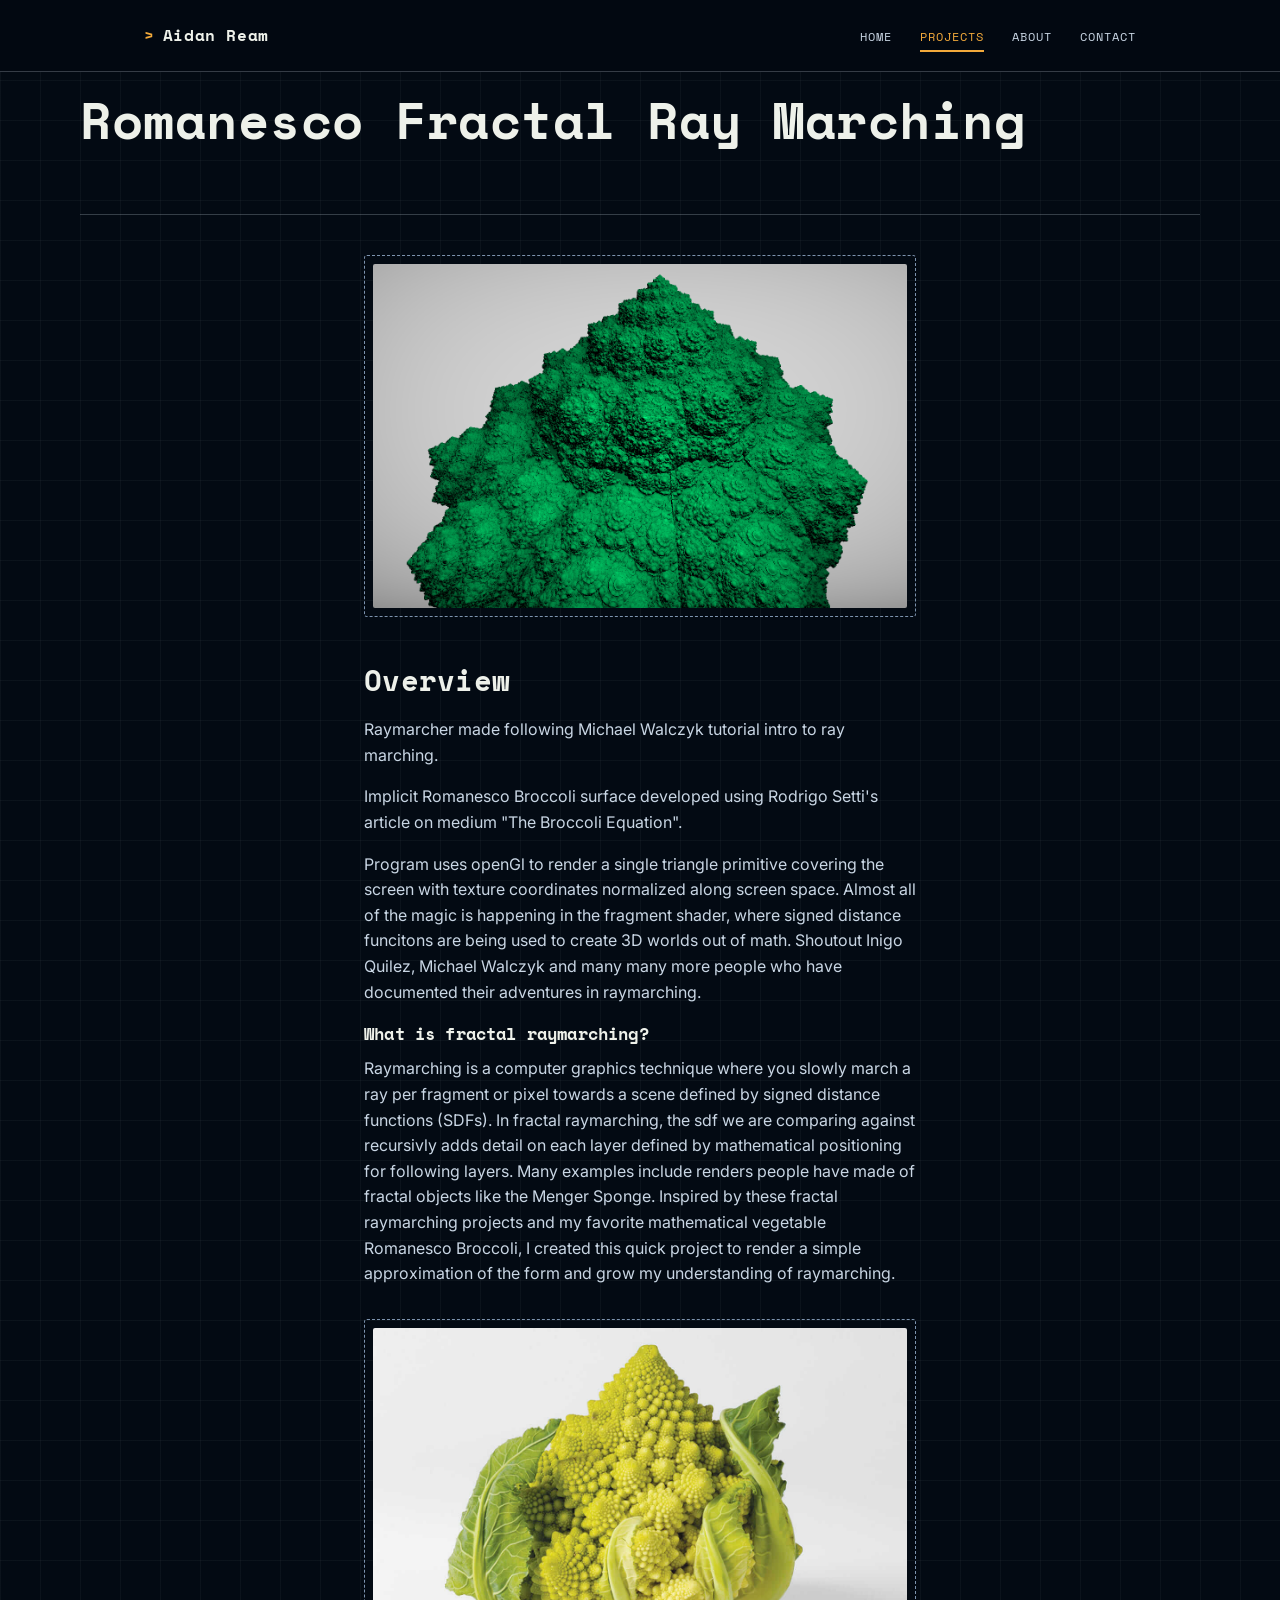
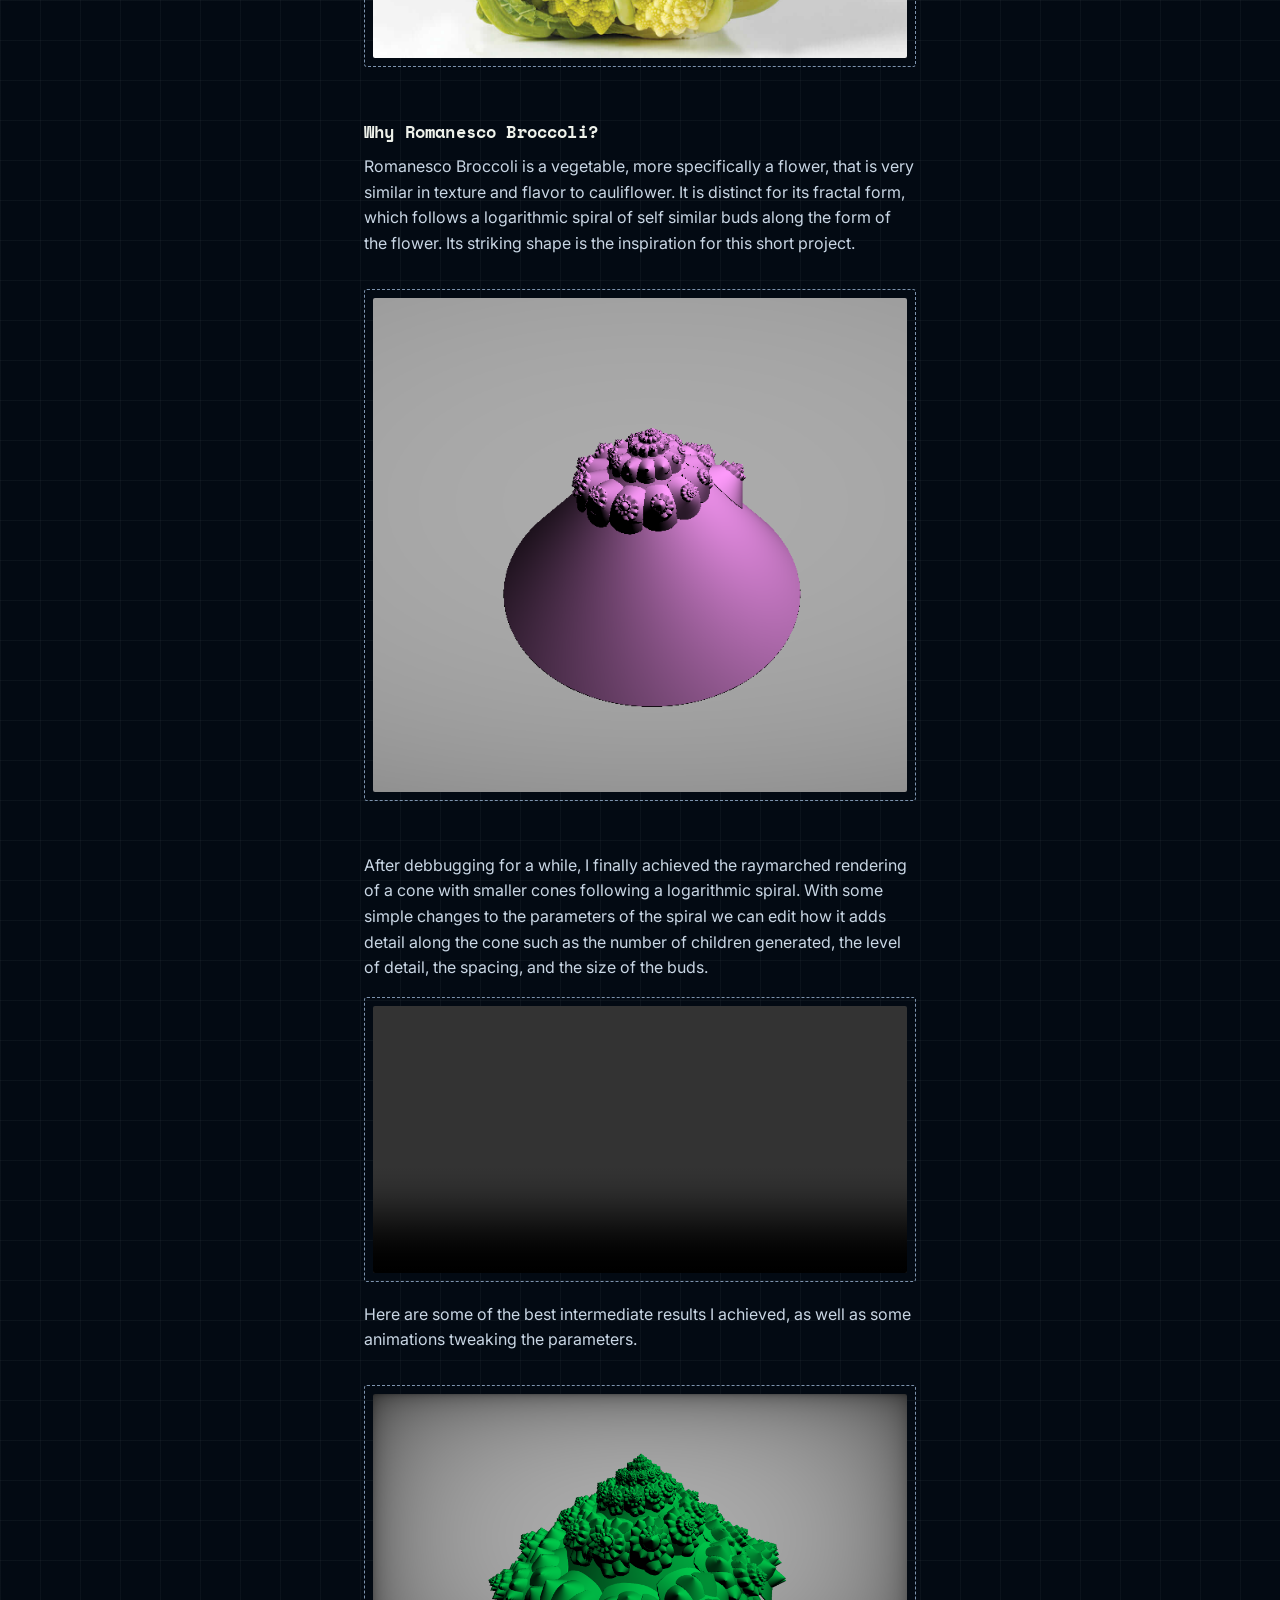
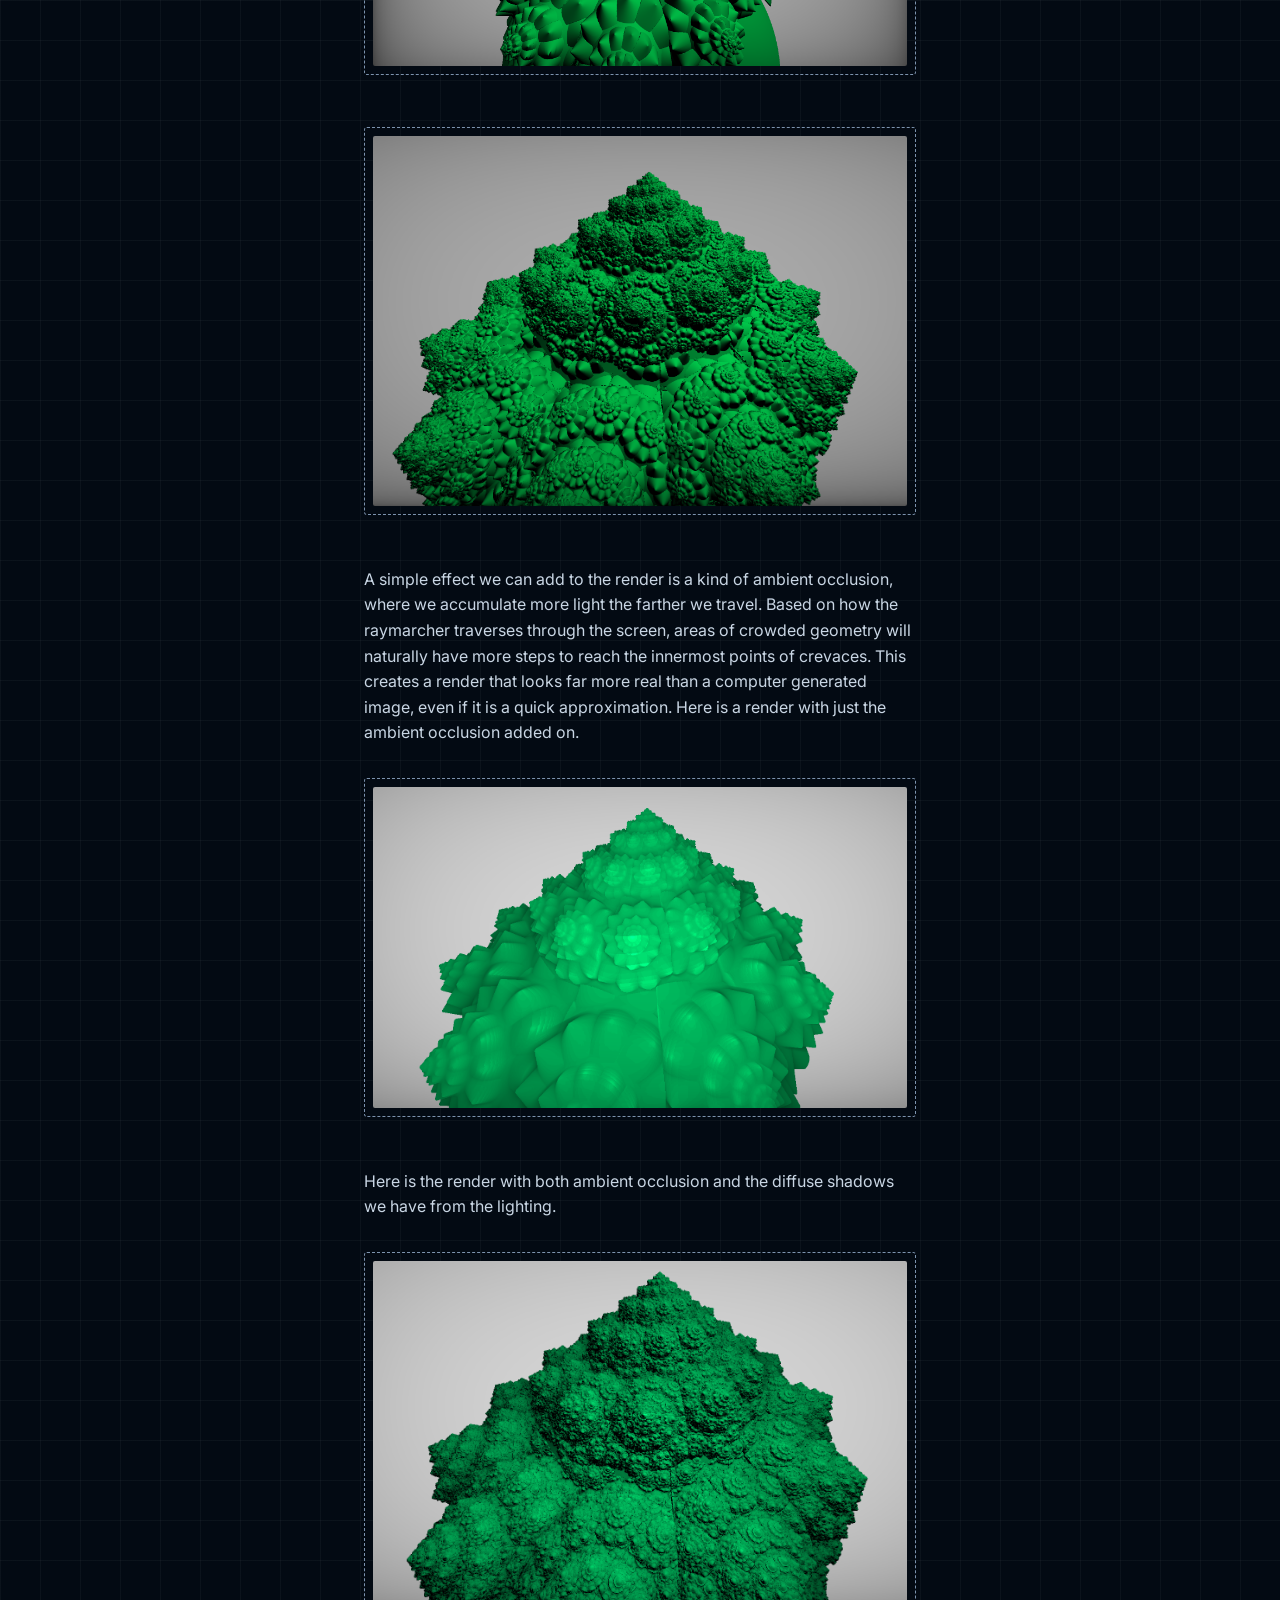
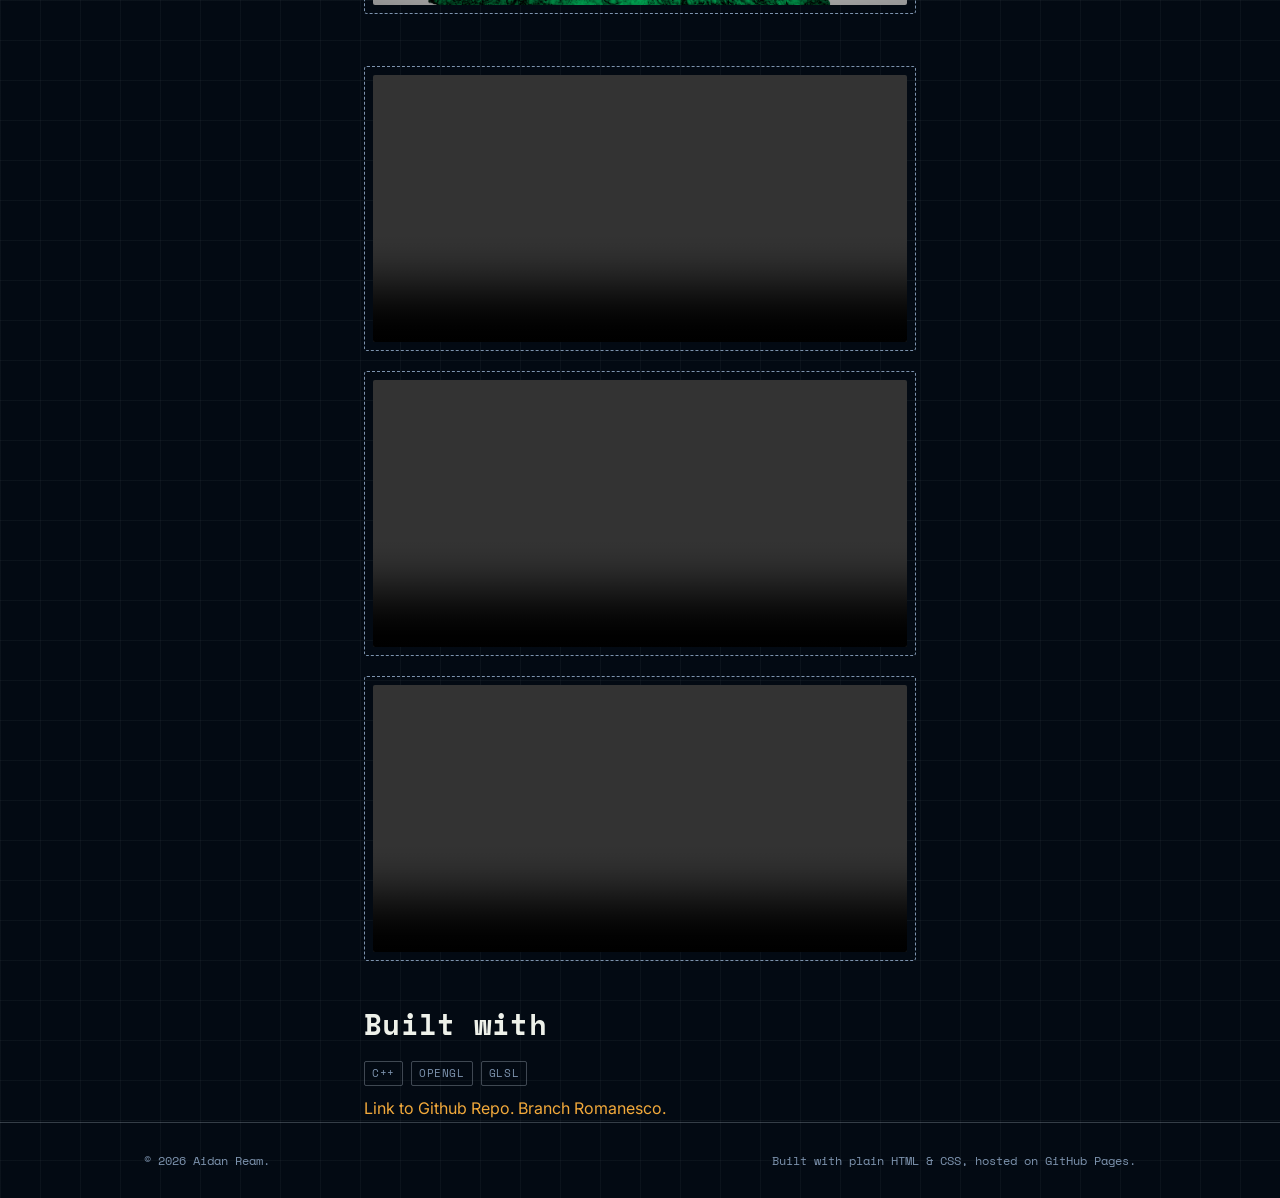
<file: projects/romanesco-fractal-ray-marching.html>
<!DOCTYPE html>
<html lang="en">
<head>
  <meta charset="UTF-8">
  <meta name="viewport" content="width=device-width, initial-scale=1.0">
  <title>Fragment Shader Ray Marcher</title>
  <meta name="description" content="In-depth look at Project One.">

  <link rel="preconnect" href="https://fonts.googleapis.com">
  <link rel="preconnect" href="https://fonts.gstatic.com" crossorigin>
  <link href="https://fonts.googleapis.com/css2?family=Space+Mono:wght@400;700&family=Inter:wght@400;500&display=swap" rel="stylesheet">

  <link rel="icon" type="image/x-icon" href="../assets/images/favicon.png">

  <link rel="stylesheet" href="../css/style.css">
</head>
<body>

 <!-- ============ NAV ============ -->
  <nav class="site-nav">
    <div class="wrap">
      <a href="../index.html" class="brand"><span class="brand-mark">&gt;</span> Aidan Ream</a>
      <button class="nav-toggle" aria-label="Toggle menu" aria-expanded="false">MENU</button>
      <ul class="nav-links">
        <li><a href="../index.html">Home</a></li>
        <li><a href="../index.html#projects"  aria-current="page">Projects</a></li>
        <li><a href="../about.html">About</a></li>
        <li><a href="../contact.html">Contact</a></li>
      </ul>
    </div>
  </nav>

  <!-- ============ PROJECT HEADER / TITLE BLOCK ============ -->
  <header class="wrap project-header">
    <h1>Romanesco Fractal Ray Marching</h1>
  </header>

  <!-- ============ MEDIA + WRITE-UP ============ -->
  <main class="wrap project-body">
    <div class="media-block">
      <img src="../assets/images/Romanesco Fractal Raymarcher/AmbientOcclusion&Diffuse.png" alt="Romanesco Render Image">
    </div>

    <h2>Overview</h2>
    <p>
      Raymarcher made following Michael Walczyk tutorial intro to ray marching. 
    </p>
    <p>
    Implicit Romanesco Broccoli surface developed using Rodrigo Setti's article on medium "The Broccoli Equation". 
 
    <p>
      Program uses openGl to render a single triangle primitive covering the screen with texture coordinates normalized along screen space.
      Almost all of the magic is happening in the fragment shader, where signed distance funcitons are being used to create 3D worlds out of math.
      Shoutout Inigo Quilez, Michael Walczyk and many many more people who have documented their adventures in raymarching.
    </p>

      <h3>
        What is fractal raymarching?
      </h3>
      <p>
        Raymarching is a computer graphics technique where you slowly march a ray per fragment or pixel
        towards a scene defined by signed distance functions (SDFs). In fractal raymarching, the sdf we are comparing
        against recursivly adds detail on each layer defined by mathematical positioning for following layers. Many
        examples include renders people have made of fractal objects like the Menger Sponge. Inspired by
        these fractal raymarching projects and my favorite mathematical vegetable Romanesco Broccoli, I created this
        quick project to render a simple approximation of the form and grow my understanding of raymarching.   
      </p>

      <div class="media-grid">
        <div class="media-block">
          <img src="../assets/images/Romanesco Fractal Raymarcher/romanescohero.jpg" alt="Image of Romanesco Broccoli">
        </div>
      </div>

      <h3>
        Why Romanesco Broccoli?
      </h3>
      <p>
        Romanesco Broccoli is a vegetable, more specifically a flower, that is very similar in texture and flavor to cauliflower.
        It is distinct for its fractal form, which follows a logarithmic spiral of self similar buds along the form of the flower.
        Its striking shape is the inspiration for this short project.
      </p>

      <div class="media-grid">
        <div class="media-block">
          <img src="../assets/images/Romanesco Fractal Raymarcher/FirstConeRender.png" alt="Initial Cone Render">
        </div>
      </div>
      <p>
        After debbugging for a while, I finally achieved the raymarched rendering of a cone with smaller cones following
        a logarithmic spiral. With some simple changes to the parameters of the spiral we can edit how it adds detail along
        the cone such as the number of children generated, the level of detail, the spacing, and the size of the buds.
      </p>

      <div class="media-block">
        <video controls >
          <source src="../assets/images/Romanesco Fractal Raymarcher/NodeTransforms.mp4" type="video/mp4">
          Your browser doesn't support embedded video.
        </video>
      </div>
      <p>
        Here are some of the best intermediate results I achieved, as well as some animations tweaking the parameters.
      </p>


      <div class="media-grid">
        <div class="media-block">
          <img src="../assets/images/Romanesco Fractal Raymarcher/LOD3.png" alt="level of detal 3">
        </div>
      </div>
      <div class="media-grid">
        <div class="media-block">
          <img src="../assets/images/Romanesco Fractal Raymarcher/LOD4.png" alt="level of detal 4">
        </div>
      </div>

      <p>
        A simple effect we can add to the render is a kind of ambient occlusion, where we accumulate more light the farther
        we travel. Based on how the raymarcher traverses through the screen, areas of crowded geometry will naturally have more 
        steps to reach the innermost points of crevaces. This creates a render that looks far more real than a computer generated image,
        even if it is a quick approximation. Here is a render with just the ambient occlusion added on. 
      </p>
      <div class="media-grid">
        <div class="media-block">
          <img src="../assets/images/Romanesco Fractal Raymarcher/AmbientOcclusion.png" alt="Ambient Occlusion">
        </div>
      </div>
        
      <p>Here is the render with both ambient occlusion and the diffuse shadows we have from the lighting.</p>
      
      <div class="media-grid">
        <div class="media-block">
          <img src="../assets/images/Romanesco Fractal Raymarcher/AmbientOcclusion&Diffuse.png" alt="Ambient occlusion and diffuse">
        </div>
      </div>

      <div class="media-block">
        <video controls >
          <source src="../assets/images/Romanesco Fractal Raymarcher/AnimatedSpiral.mp4" type="video/mp4">
          Your browser doesn't support embedded video.
        </video>
      </div>
      <div class="media-block">
        <video controls >
          <source src="../assets/images/Romanesco Fractal Raymarcher/Flybye.mp4" type="video/mp4">
          Your browser doesn't support embedded video.
        </video>
      </div>
      <div class="media-block">
        <video controls >
          <source src="../assets/images/Romanesco Fractal Raymarcher/LODincrement.mp4" type="video/mp4">
          Your browser doesn't support embedded video.
        </video>
      </div>
     

    <section class="tech-stack">
  <h2>Built with</h2>
  <div class="tag-row">
    <span class="tag">C++</span>
    <span class="tag">OpenGL</span>
    <span class="tag">GLSL</span>
  </div>
    <a class="repo-link" href="https://github.com/acream01/Raymarcher" target="_blank" rel="noopener">
      Link to Github Repo. Branch Romanesco.
    </a>
</section>

  </main>

  <!-- ============ FOOTER ============ -->
  <footer class="site-footer">
    <div class="wrap">
      <p>&copy; 2026 Aidan Ream.</p>
      <p>Built with plain HTML &amp; CSS, hosted on GitHub Pages.</p>
    </div>
  </footer>

  <script src="../js/nav.js"></script>
</body>
</html>
</file>
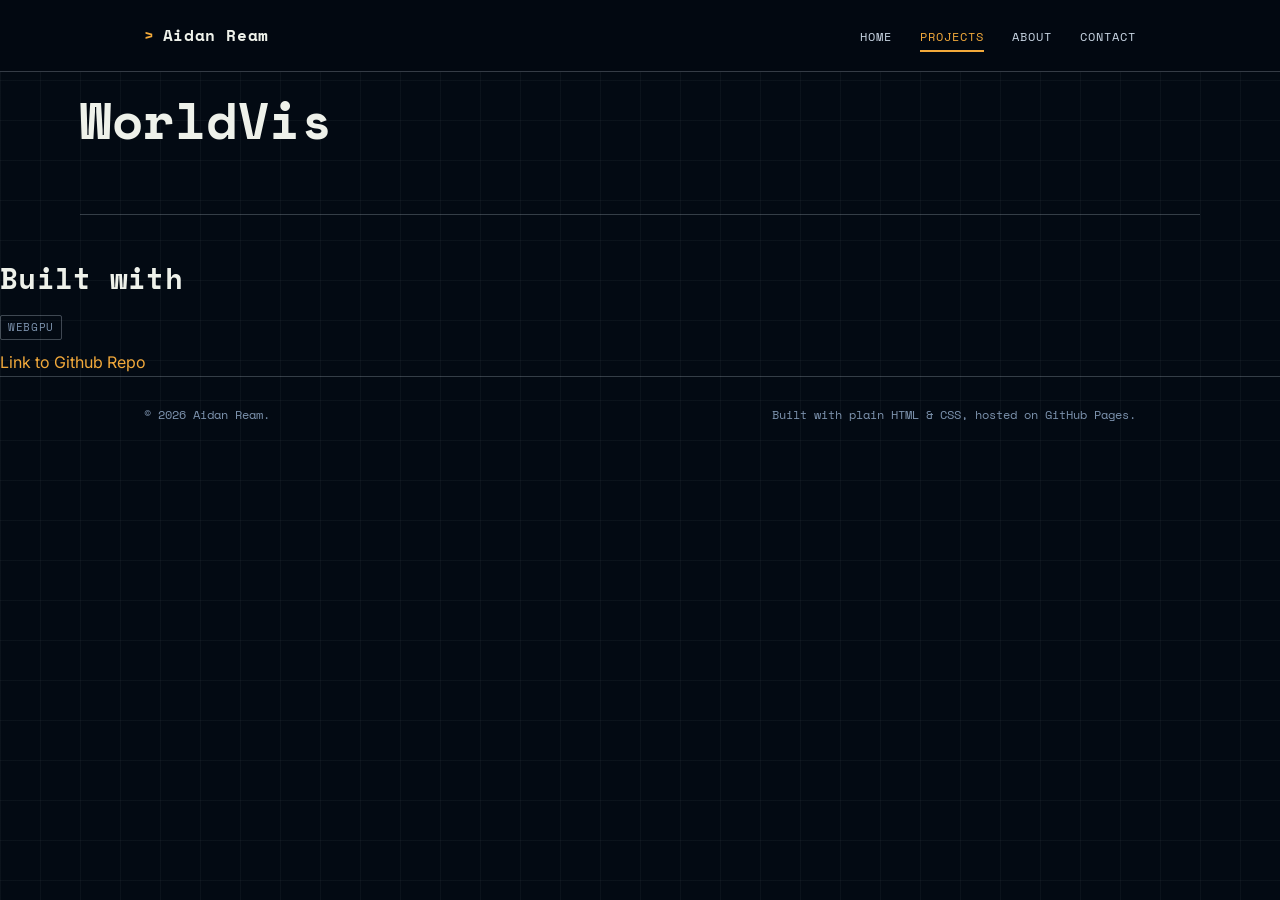
<file: projects/worldvis.html>
<!DOCTYPE html>
<html lang="en">
<head>
  <meta charset="UTF-8">
  <meta name="viewport" content="width=device-width, initial-scale=1.0">
  <title>Worldvis</title>
  <meta name="description" content="In-depth look at Project One.">

  <link rel="preconnect" href="https://fonts.googleapis.com">
  <link rel="preconnect" href="https://fonts.gstatic.com" crossorigin>
  <link href="https://fonts.googleapis.com/css2?family=Space+Mono:wght@400;700&family=Inter:wght@400;500&display=swap" rel="stylesheet">

  <link rel="icon" type="image/x-icon" href="../assets/images/favicon.png">

  <link rel="stylesheet" href="../css/style.css">
</head>
<body>


  

 <!-- ============ NAV ============ -->
  <nav class="site-nav">
    <div class="wrap">
      <a href="../index.html" class="brand"><span class="brand-mark">&gt;</span> Aidan Ream</a>
      <button class="nav-toggle" aria-label="Toggle menu" aria-expanded="false">MENU</button>
      <ul class="nav-links">
        <li><a href="../index.html">Home</a></li>
        <li><a href="../index.html#projects"  aria-current="page">Projects</a></li>
        <li><a href="../about.html">About</a></li>
        <li><a href="../contact.html">Contact</a></li>
      </ul>
    </div>
  </nav>

  <!-- ============ PROJECT HEADER / TITLE BLOCK ============ -->
  <header class="wrap project-header">
    <h1>WorldVis</h1>
  </header>
  <div class = "canvas-container">
      <canvas id="bg-canvas" aria-hidden="true"></canvas>
    </div>


 

    <section class="tech-stack">
  <h2>Built with</h2>
  <div class="tag-row">
    <span class="tag">WebGPU</span>
  </div>
    <a class="repo-link" href="https://github.com/acream01/Raytracer" target="_blank" rel="noopener">
      Link to Github Repo
    </a>
</section>

  </main>

  <!-- ============ FOOTER ============ -->
  <footer class="site-footer">
    <div class="wrap">
      <p>&copy; 2026 Aidan Ream.</p>
      <p>Built with plain HTML &amp; CSS, hosted on GitHub Pages.</p>
    </div>
  </footer>

  <script src="../js/nav.js"></script>
  <script type="module" src="../js/webgpu.js"></script>
</body>
</html>
</file>
<file: css/style.css>
:root {
  /* -- color -- */
  --bg:         #030a13;   /* blueprint navy, page background */
  --bg-panel:   #141a22;   /* slightly lighter panel background */
  --line:       #c9d6e4;   /* pale ink — primary text & rules */
  --line-dim:   #7d93ae;   /* muted ink — secondary text */
  --accent:     #f2a93b;   /* amber stamp — links, highlights */
  --paper:      #eef1ea;   /* warm off-white, used sparingly for emphasis */

  /* -- type -- */
  --font-mono: 'Space Mono', 'JetBrains Mono', ui-monospace, 'Courier New', monospace;
  --font-body: 'Inter', -apple-system, BlinkMacSystemFont, 'Segoe UI', sans-serif;

  /* -- layout -- */
  --page-margin: clamp(20px, 5vw, 64px);
  --content-max: 1120px;
  --nav-height: 72px;
}

*, *::before, *::after { box-sizing: border-box; }

html {
  scroll-behavior: smooth;
}

@media (prefers-reduced-motion: reduce) {
  html { scroll-behavior: auto; }
  *, *::before, *::after {
    animation-duration: 0.01ms !important;
    animation-iteration-count: 1 !important;
    transition-duration: 0.01ms !important;
  }
}

body {
  margin: 0;
  background: var(--bg);
  color: var(--line);
  font-family: var(--font-body);
  line-height: 1.6;
  /* faint blueprint grid, purely atmospheric */
  background-image:
    linear-gradient(rgba(201, 214, 228, 0.045) 1px, transparent 1px),
    linear-gradient(90deg, rgba(201, 214, 228, 0.045) 1px, transparent 1px);
  background-size: 40px 40px;
}

a { color: var(--accent); text-decoration: none; }
a:hover { text-decoration: underline; }
a:focus-visible,
button:focus-visible {
  outline: 2px solid var(--accent);
  outline-offset: 3px;
}

img, video { max-width: 100%; display: block; }

.canvas-container {
  display: grid;
  place-items: center;

}

#bg-canvas {
  position:flex;
  inset: 0;
  width: 80vw;
  height:100vh;
  z-index: 1;
  display: block;
  pointer-events: none;
  border: 2px solid var(--line-dim);

}

.eyebrow {
  font-family: var(--font-mono);
  font-size: 0.72rem;
  letter-spacing: 0.14em;
  text-transform: uppercase;
  color: var(--accent);
}

h1, h2, h3 {
  font-family: var(--font-mono);
  color: var(--paper);
  font-weight: 700;
  letter-spacing: 0.01em;
  margin: 0 0 0.5em 0;
}

h1 { font-size: clamp(2rem, 4vw, 3.2rem); line-height: 1.1; }
h2 { font-size: clamp(1.3rem, 2.4vw, 1.8rem); }
h3 { font-size: 1.05rem; }

p { color: var(--line); margin: 0 0 1em 0; }

.wrap {
  max-width: var(--content-max);
  margin: 0 auto;
  padding: 0 var(--page-margin);
}

/* =========================================================
   NAV
   ========================================================= */

.site-nav {
  position: sticky;
  top: 0;
  z-index: 50;
  height: var(--nav-height);
  display: flex;
  align-items: center;
  background: #020811; 
  backdrop-filter: blur(6px);
  border-bottom: 1px solid rgba(201, 214, 228, 0.25);
}

.site-nav .wrap {
  width: 100%;
  display: flex;
  align-items: center;
  justify-content: space-between;
}

.brand {
  font-family: var(--font-mono);
  font-weight: 700;
  font-size: 1rem;
  letter-spacing: 0.04em;
  color: var(--paper);
  text-decoration: none;
  display: flex;
  align-items: center;
  gap: 8px;
}
.brand:hover { text-decoration: none; color: var(--accent); }

.brand-mark {
  color: var(--accent);
}

.nav-links {
  display: flex;
  gap: 28px;
  list-style: none;
  margin: 0;
  padding: 0;
}

.nav-links a {
  font-family: var(--font-mono);
  font-size: 0.78rem;
  letter-spacing: 0.08em;
  text-transform: uppercase;
  color: var(--line);
}
.nav-links a:hover,
.nav-links a[aria-current="page"] {
  color: var(--accent);
  text-decoration: none;
}
.nav-links a[aria-current="page"] {
  border-bottom: 2px solid var(--accent);
  padding-bottom: 4px;
}

.nav-toggle {
  display: none;
  background: none;
  border: 1px solid var(--line-dim);
  color: var(--paper);
  padding: 8px 10px;
  border-radius: 3px;
  cursor: pointer;
  font-family: var(--font-mono);
}

@media (max-width: 640px) {
  .nav-toggle { display: block; }
  .nav-links {
    position: absolute;
    top: var(--nav-height);
    left: 0;
    right: 0;
    background: var(--bg-panel);
    border-bottom: 1px solid rgba(201, 214, 228, 0.25);
    flex-direction: column;
    gap: 0;
    display: none;
  }
  .nav-links.open { display: flex; }
  .nav-links a {
    padding: 16px var(--page-margin);
    width: 100%;
    border-bottom: 1px solid rgba(201, 214, 228, 0.1);
  }
  .nav-links a[aria-current="page"] { border-bottom: 1px solid var(--accent); padding-bottom: 16px; }
}



.hero {
  padding: 72px 0 56px;
}

.title-block {
  border: 1px solid var(--line-dim);
  border-radius: 4px;
  padding: clamp(24px, 4vw, 44px);
  position: relative;
  background: rgba(238, 241, 234, 0.02);
}

.title-block::before,
.title-block::after,
.hero-corner-a,
.hero-corner-b {
  content: "";
  position: absolute;
  width: 16px;
  height: 16px;
  border: 1px solid var(--accent);
  opacity: 0.8;
}
.title-block::before { top: -1px; left: -1px; border-right: none; border-bottom: none; }
.title-block::after  { bottom: -1px; right: -1px; border-left: none; border-top: none; }
.hero-corner-a { top: -1px; right: -1px; border-left: none; border-bottom: none; }
.hero-corner-b { bottom: -1px; left: -1px; border-right: none; border-top: none; }

.title-block .eyebrow { margin-bottom: 14px; }

.intro-text {
  max-width: 62ch;
  font-size: 1.05rem;
  color: var(--line);
}

.title-block-meta {
  margin-top: 28px;
  display: flex;
  flex-wrap: wrap;
  gap: 32px;
  border-top: 1px solid rgba(201, 214, 228, 0.25);
  padding-top: 20px;
}

.meta-item .label {
  display: block;
  font-family: var(--font-mono);
  font-size: 0.68rem;
  letter-spacing: 0.1em;
  text-transform: uppercase;
  color: var(--line-dim);
  margin-bottom: 4px;
}
.meta-item .value {
  font-family: var(--font-mono);
  font-size: 0.9rem;
  color: var(--paper);
}
.meta-item .value a { color: var(--paper); }
.meta-item .value a:hover { color: var(--accent); }

/* =========================================================
   PROJECTS GRID
   ========================================================= */

.projects {
  padding: 24px 0 96px;
}

.section-heading {
  display: flex;
  align-items: baseline;
  justify-content: space-between;
  gap: 16px;
  margin-bottom: 28px;
  border-bottom: 1px solid rgba(201, 214, 228, 0.25);
  padding-bottom: 14px;
}

.section-heading .count {
  font-family: var(--font-mono);
  font-size: 0.78rem;
  color: var(--line-dim);
}

.project-grid {
  display: grid;
  grid-template-columns: repeat(auto-fill, minmax(280px, 1fr));
  gap: 28px;
}

.project-card {
  display: block;
  color: var(--line);
  text-decoration: none;
}
.project-card:hover { text-decoration: none; }

.thumb-frame {
  border: 1px dashed var(--line-dim);
  border-radius: 3px;
  padding: 8px;
  transition: border-color 0.2s ease, transform 0.2s ease;
  margin-bottom: 14px;
}
.project-card:hover .thumb-frame {
  border-color: var(--accent);
  transform: translateY(-3px);
}

.thumb-frame .thumb-img-wrap {
  aspect-ratio: 4 / 3;
  overflow: hidden;
  background: var(--bg-panel);
  border-radius: 2px;
  display: flex;
  align-items: center;
  justify-content: center;
}

.thumb-frame img {
  width: 100%;
  height: 100%;
  object-fit: cover;
  filter: saturate(0.92);
  transition: filter 0.2s ease;
}
.project-card:hover .thumb-frame img { filter: saturate(1.05); }

.thumb-placeholder {
  font-family: var(--font-mono);
  font-size: 0.72rem;
  color: var(--line-dim);
  letter-spacing: 0.08em;
  text-align: center;
  padding: 10px;
}

.fig-label {
  font-family: var(--font-mono);
  font-size: 0.7rem;
  letter-spacing: 0.08em;
  color: var(--accent);
  display: block;
  margin-bottom: 6px;
}

.project-card h3 {
  margin-bottom: 4px;
  transition: color 0.2s ease;
}
.project-card:hover h3 { color: var(--accent); }

.project-card p {
  font-size: 0.92rem;
  color: var(--line-dim);
  margin-bottom: 0;
}

.tag-row {
  margin-top: 10px;
  margin-bottom: 10px;
  display: flex;
  gap: 8px;
  flex-wrap: wrap;
}
.tag {
  font-family: var(--font-mono);
  font-size: 0.66rem;
  letter-spacing: 0.06em;
  text-transform: uppercase;
  color: var(--line-dim);
  border: 1px solid rgba(201, 214, 228, 0.3);
  border-radius: 2px;
  padding: 3px 7px;
}
.skill-category-label {
  font-family: var(--font-mono);
  font-size: 0.72rem;
  letter-spacing: 0.08em;
  text-transform: uppercase;
  color: var(--line-dim);
  margin: 24px 0 10px 0;
}

.breadcrumb {
  padding: 28px 0 0;
  font-family: var(--font-mono);
  font-size: 0.78rem;
  color: var(--line-dim);
}
.breadcrumb a { color: var(--line-dim); }
.breadcrumb a:hover { color: var(--accent); }

.project-header {
  padding: 20px 0 40px;
  border-bottom: 1px solid rgba(201, 214, 228, 0.25);
  margin-bottom: 40px;
}

.media-block {
  border: 1px dashed var(--line-dim);
  border-radius: 3px;
  padding: 8px;
  margin-bottom: 20px;
}
.media-block img,
.media-block video {
  border-radius: 2px;
  width: 100%;
}

.media-grid {
  display: grid;
  grid-template-columns: repeat(auto-fit, minmax(240px, 1fr));
  gap: 20px;
  margin: 32px 0;
}

.project-body {
  max-width: 68ch;
}

.project-body h2 {
  margin-top: 40px;
}

.project-nav-links {
  display: flex;
  justify-content: space-between;
  gap: 20px;
  padding: 40px 0 80px;
  border-top: 1px solid rgba(201, 214, 228, 0.25);
  margin-top: 40px;
  font-family: var(--font-mono);
  font-size: 0.85rem;
  flex-wrap: wrap;
}


.site-footer {
  border-top: 1px solid rgba(201, 214, 228, 0.25);
  padding: 28px 0;
}
.site-footer .wrap {
  display: flex;
  justify-content: space-between;
  flex-wrap: wrap;
  gap: 12px;
}
.site-footer p {
  margin: 0;
  font-family: var(--font-mono);
  font-size: 0.75rem;
  color: var(--line-dim);
}
.site-footer a { color: var(--line-dim); }
.site-footer a:hover { color: var(--accent); }
</file>
